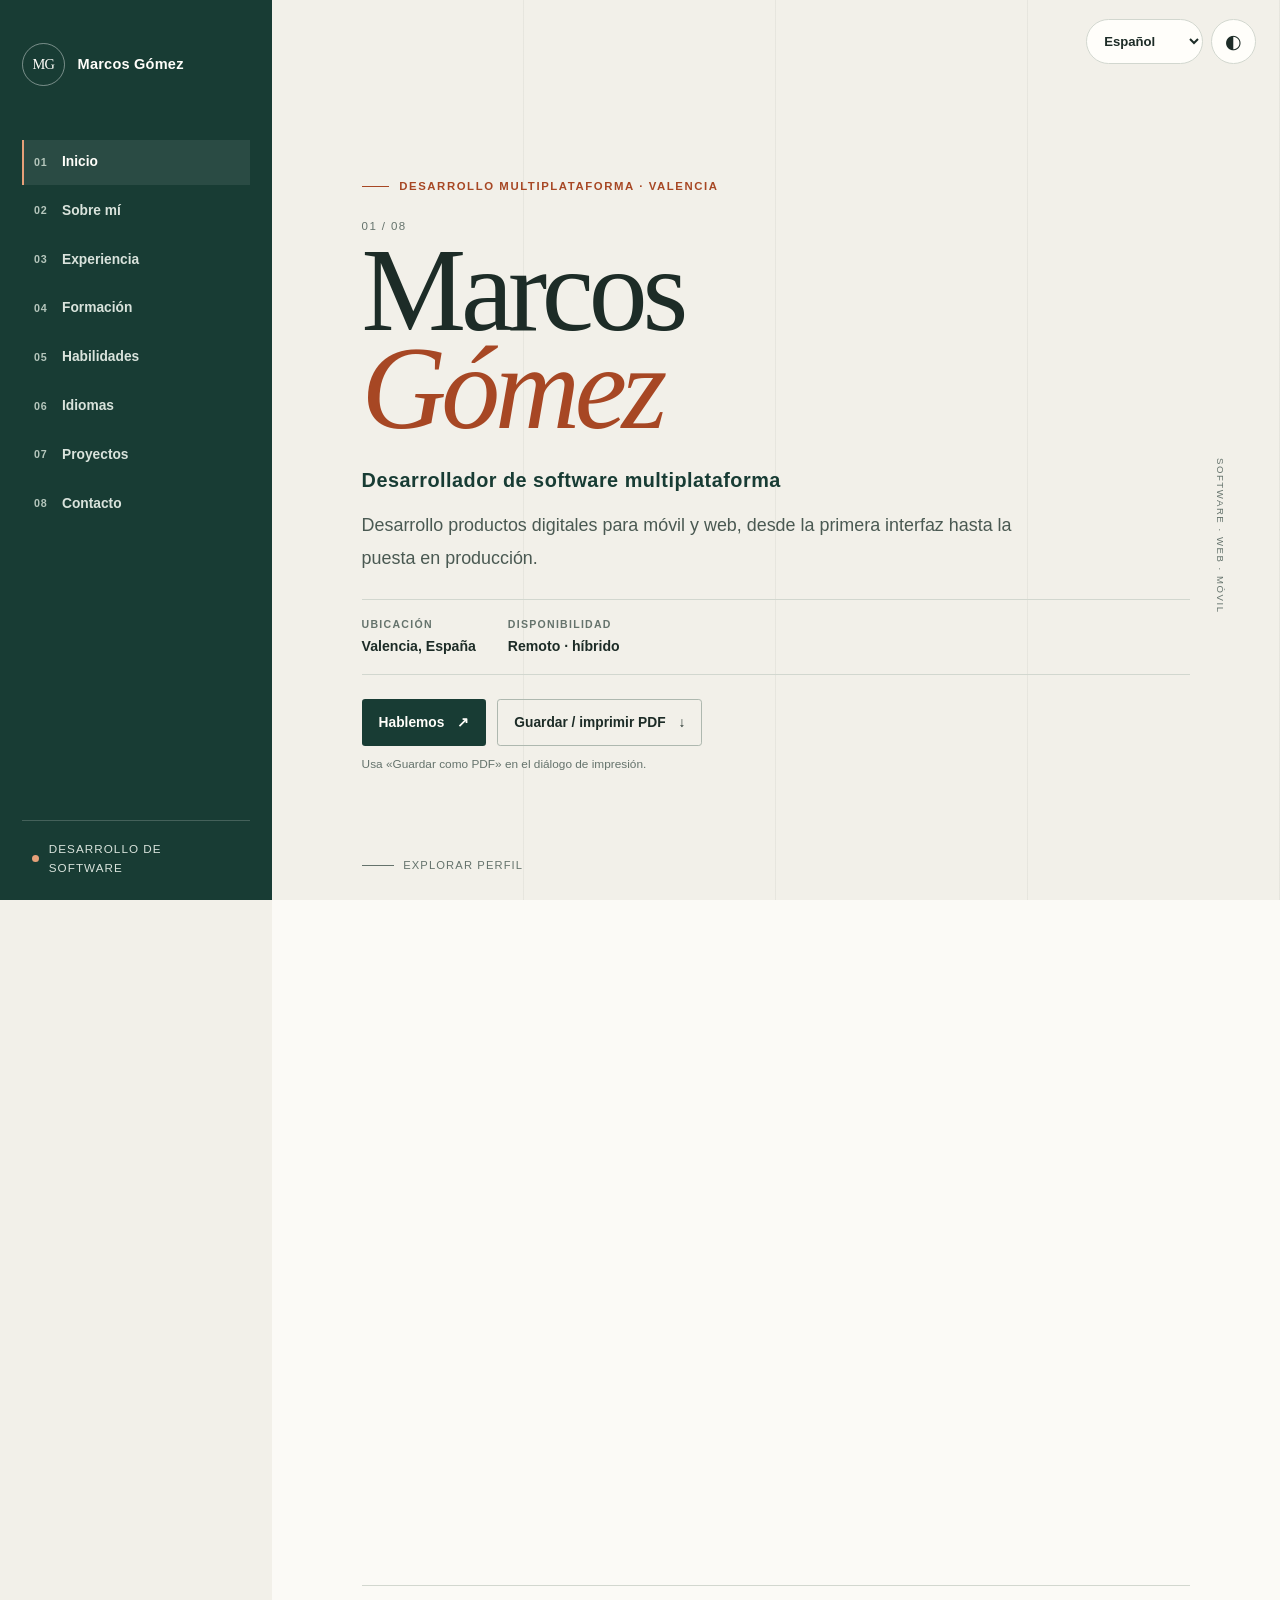
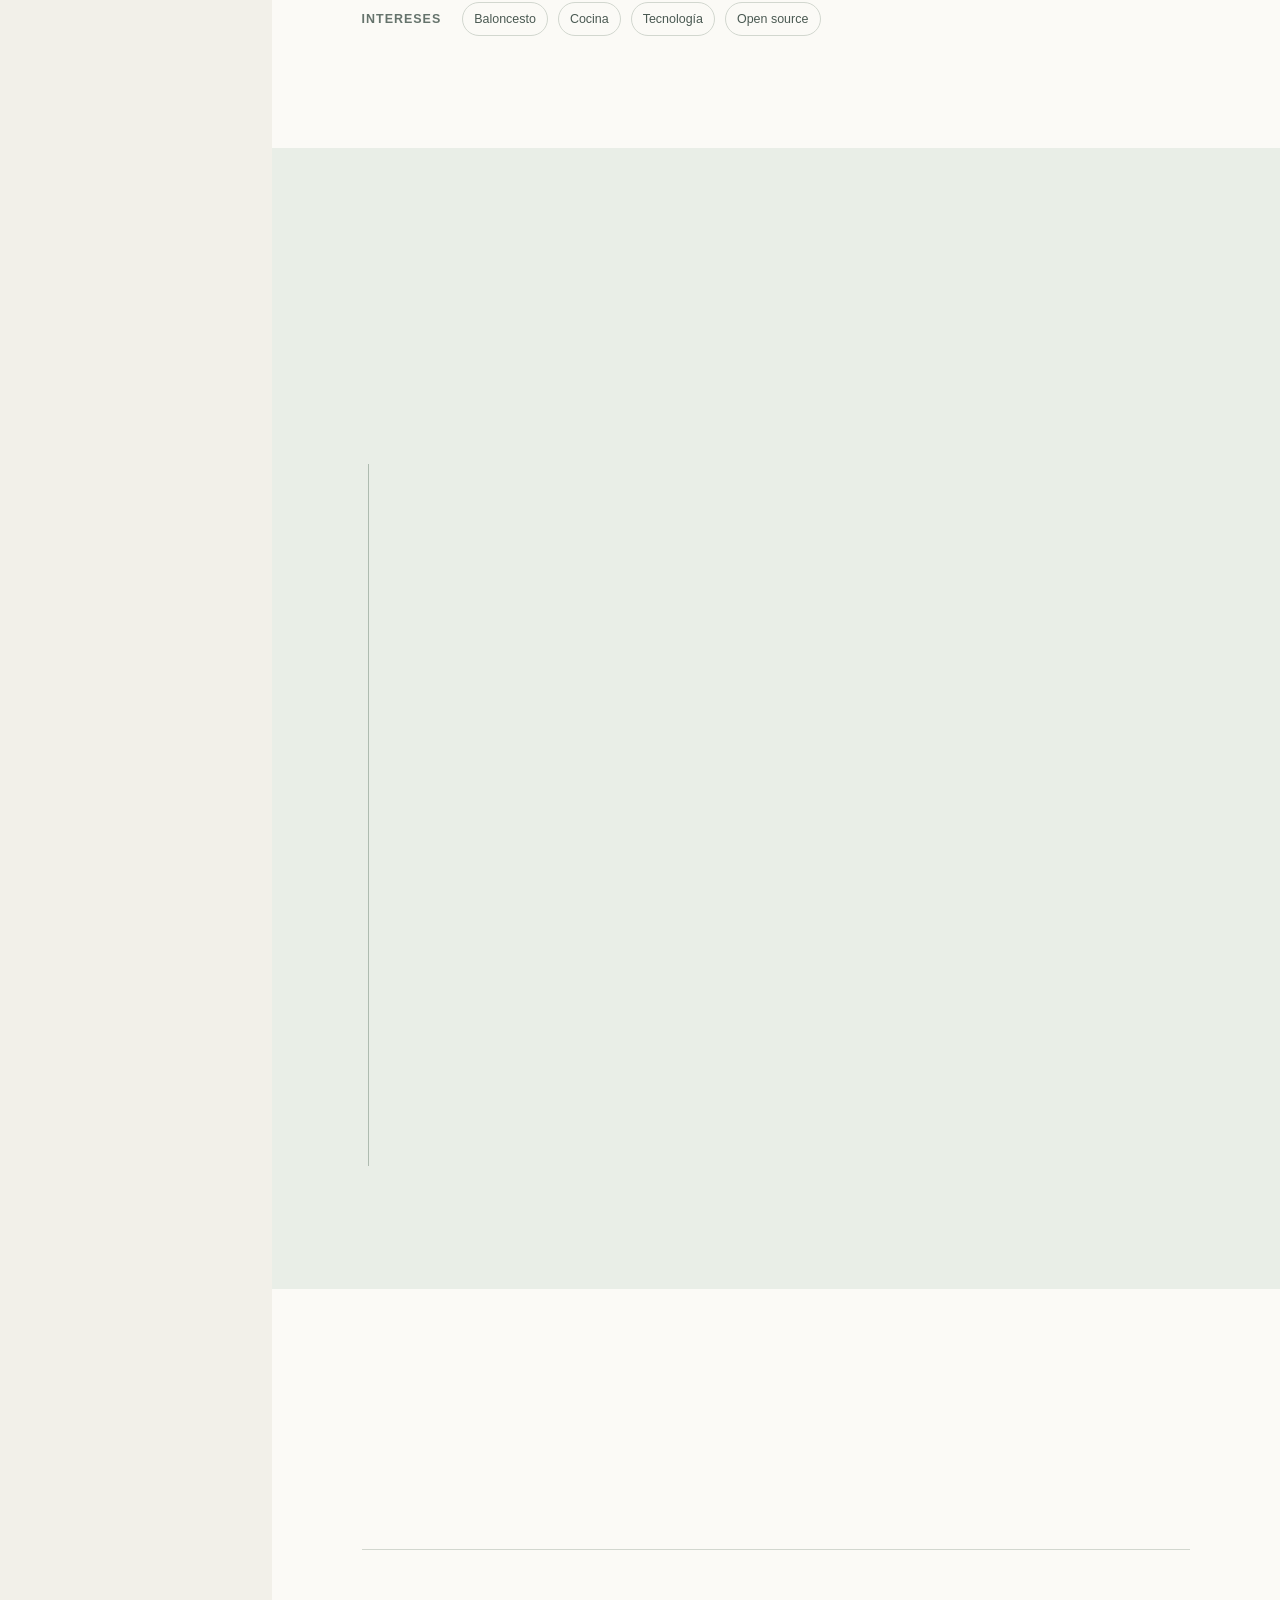
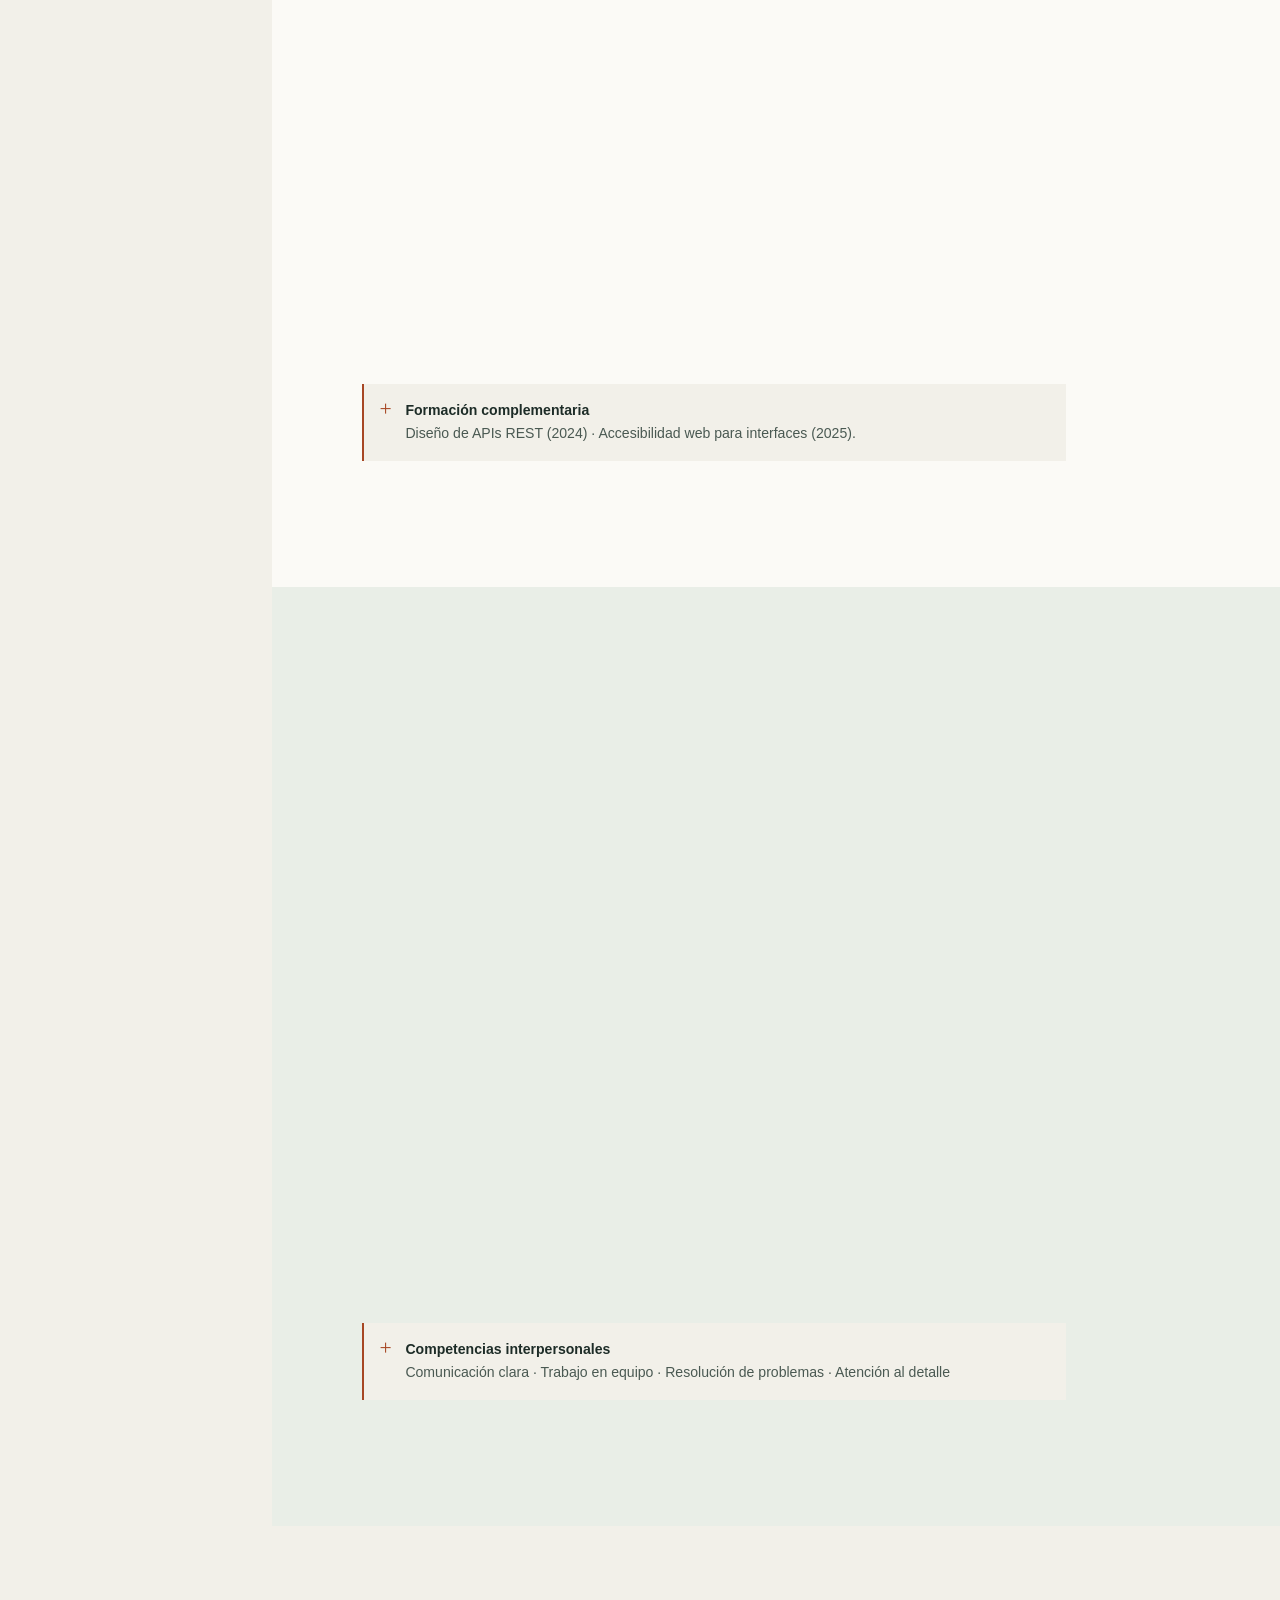
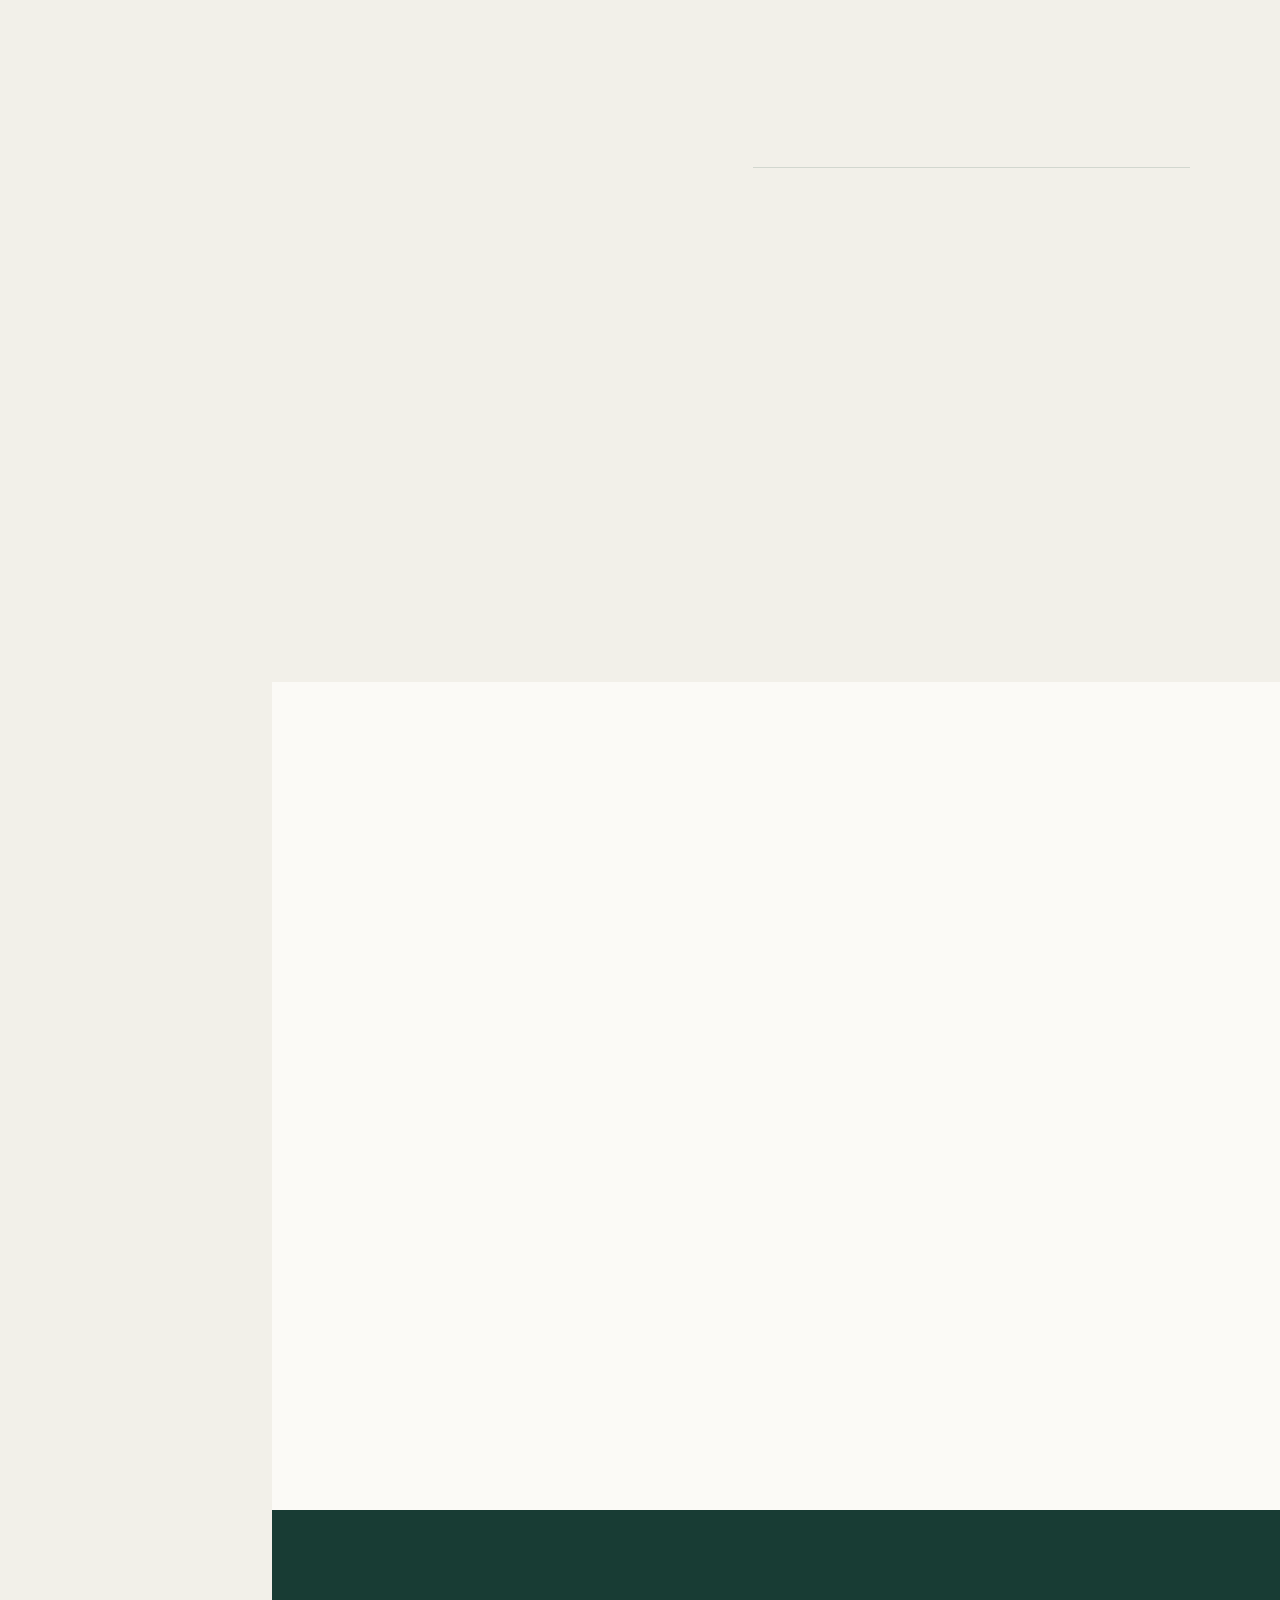
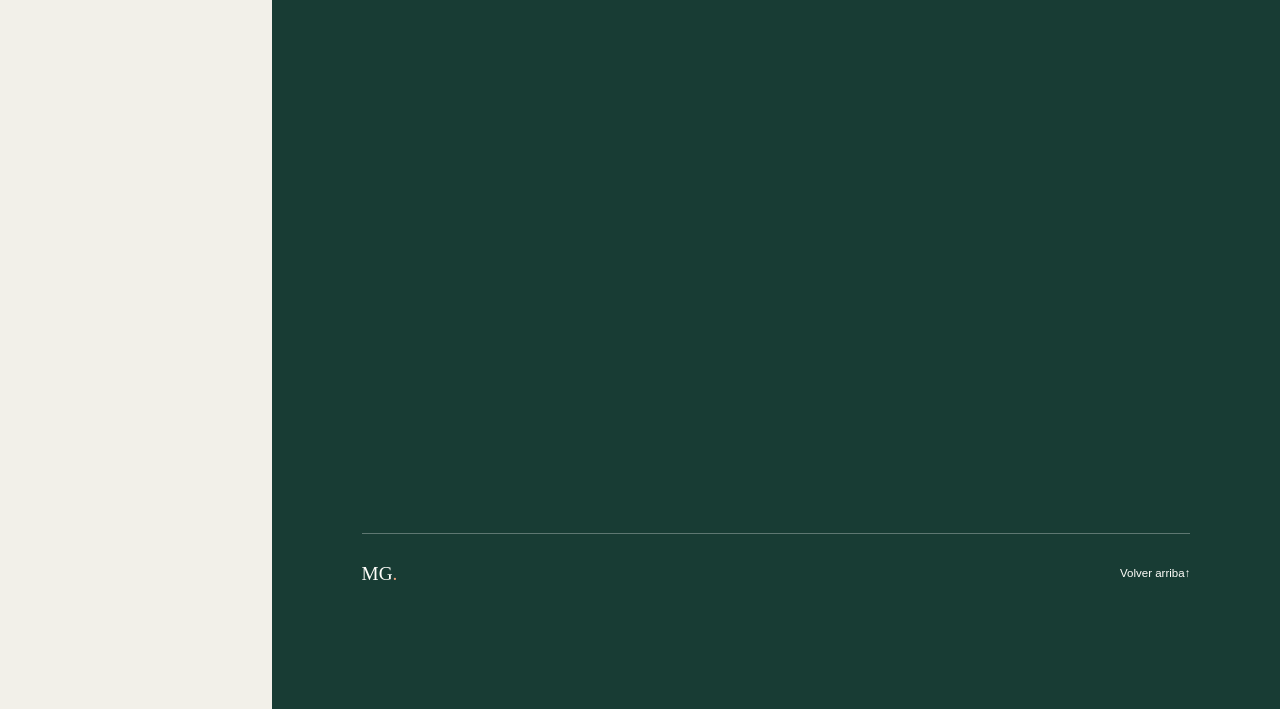
<file: index.html>
<!DOCTYPE html>
<html lang="es" data-theme="light">
<head>
    <meta charset="utf-8" />
    <meta name="viewport" content="width=device-width, initial-scale=1" />
    <meta http-equiv="Content-Security-Policy" content="default-src 'self'; base-uri 'self'; form-action 'self'; object-src 'none'; script-src 'self'; style-src 'self'; img-src 'self'; font-src 'self'; upgrade-insecure-requests" />
    <meta name="referrer" content="no-referrer" />
    <meta name="theme-color" content="#183c34" />
    <meta name="description" content="Marcos Gómez, desarrollador de software multiplataforma. Experiencia, formación, habilidades y proyectos." />
    <meta property="og:type" content="profile" />
    <meta property="og:title" content="Marcos Gómez — Desarrollo de software multiplataforma" />
    <meta property="og:description" content="Marcos Gómez — desarrollo de software multiplataforma. Experiencia, formación, habilidades y proyectos." />
    <title data-es="Marcos Gómez — Currículum profesional" data-en="Marcos Gómez — Professional résumé">Marcos Gómez — Currículum profesional</title>
    <link rel="icon" type="image/x-icon" href="assets/img/favicon.ico" />
    <link href="css/portfolio.css" rel="stylesheet" />
    <script src="js/scripts.js" defer></script>
</head>
<body>
    <progress class="reading-progress" id="readingProgress" max="100" value="0" aria-label="Progreso de lectura" data-aria-es="Progreso de lectura" data-aria-en="Reading progress"></progress>
    <a class="skip-link" href="#main-content" data-es="Saltar al contenido" data-en="Skip to content">Saltar al contenido</a>

    <div class="page-controls" role="group" aria-label="Preferencias de página" data-aria-es="Preferencias de página" data-aria-en="Page preferences">
        <label class="visually-hidden" for="langSelect" data-es="Idioma" data-en="Language">Idioma</label>
        <select id="langSelect" class="control-select" aria-label="Idioma">
            <option value="es">Español</option>
            <option value="en">English</option>
        </select>
        <button type="button" class="control-btn" id="themeToggle" aria-label="Cambiar tema de color" title="Cambiar tema de color" aria-pressed="false">
            <span class="theme-glyph" aria-hidden="true">◐</span>
        </button>
    </div>

    <nav class="site-nav" id="sideNav" aria-label="Navegación principal" data-aria-es="Navegación principal" data-aria-en="Main navigation">
        <a class="brand-mark" href="#inicio" aria-label="Marcos Gómez — inicio">
            <span class="brand-monogram" aria-hidden="true">MG</span>
            <span class="brand-name">Marcos Gómez</span>
        </a>
        <button class="navbar-toggler" type="button" aria-controls="navbarResponsive" aria-expanded="false" aria-label="Mostrar u ocultar navegación">
            <span class="navbar-toggler-icon" aria-hidden="true"></span>
        </button>
        <div class="nav-collapse" id="navbarResponsive">
            <ul class="nav-list">
                <li><a class="nav-link" href="#inicio"><span class="nav-index" aria-hidden="true">01</span><span data-es="Inicio" data-en="Home">Inicio</span></a></li>
                <li><a class="nav-link" href="#sobre-mi"><span class="nav-index" aria-hidden="true">02</span><span data-es="Sobre mí" data-en="About">Sobre mí</span></a></li>
                <li><a class="nav-link" href="#experiencia"><span class="nav-index" aria-hidden="true">03</span><span data-es="Experiencia" data-en="Experience">Experiencia</span></a></li>
                <li><a class="nav-link" href="#formacion"><span class="nav-index" aria-hidden="true">04</span><span data-es="Formación" data-en="Education">Formación</span></a></li>
                <li><a class="nav-link" href="#habilidades"><span class="nav-index" aria-hidden="true">05</span><span data-es="Habilidades" data-en="Skills">Habilidades</span></a></li>
                <li><a class="nav-link" href="#idiomas"><span class="nav-index" aria-hidden="true">06</span><span data-es="Idiomas" data-en="Languages">Idiomas</span></a></li>
                <li><a class="nav-link" href="#proyectos"><span class="nav-index" aria-hidden="true">07</span><span data-es="Proyectos" data-en="Projects">Proyectos</span></a></li>
                <li><a class="nav-link" href="#contacto"><span class="nav-index" aria-hidden="true">08</span><span data-es="Contacto" data-en="Contact">Contacto</span></a></li>
            </ul>
        </div>
        <p class="nav-note"><span class="status-dot" aria-hidden="true"></span><span data-es="Desarrollo de software" data-en="Software development">Desarrollo de software</span></p>
    </nav>

    <main id="main-content">
        <section class="cv-section hero-section" id="inicio" aria-labelledby="page-title">
            <div class="section-inner hero-layout">
                <div class="hero-copy reveal">
                    <p class="eyebrow"><span class="eyebrow-line" aria-hidden="true"></span><span data-es="Desarrollo multiplataforma · Valencia" data-en="Cross-platform development · Valencia">Desarrollo multiplataforma · Valencia</span></p>
                    <p class="hero-index" aria-hidden="true">01 / 08</p>
                    <h1 id="page-title">Marcos<br /><span>Gómez</span></h1>
                    <p class="hero-role" data-es="Desarrollador de software multiplataforma" data-en="Cross-platform software developer">Desarrollador de software multiplataforma</p>
                    <p class="hero-summary" data-es="Desarrollo productos digitales para móvil y web, desde la primera interfaz hasta la puesta en producción." data-en="I build digital products for mobile and web, from the first interface through to production.">Desarrollo productos digitales para móvil y web, desde la primera interfaz hasta la puesta en producción.</p>
                    <div class="hero-meta" aria-label="Información profesional" data-aria-es="Información profesional" data-aria-en="Professional information">
                        <span><span class="meta-label" data-es="Ubicación" data-en="Location">Ubicación</span><span data-es="Valencia, España" data-en="Valencia, Spain">Valencia, España</span></span>
                        <span><span class="meta-label" data-es="Disponibilidad" data-en="Availability">Disponibilidad</span><span data-es="Remoto · híbrido" data-en="Remote · hybrid">Remoto · híbrido</span></span>
                    </div>
                    <div class="hero-actions">
                        <a class="button button-primary" href="#contacto"><span data-es="Hablemos" data-en="Get in touch">Hablemos</span><span aria-hidden="true">↗</span></a>
                        <button class="button button-secondary" id="printCv" type="button"><span data-es="Guardar / imprimir PDF" data-en="Save / print PDF">Guardar / imprimir PDF</span><span aria-hidden="true">↓</span></button>
                    </div>
                    <p class="print-note" data-es="Usa «Guardar como PDF» en el diálogo de impresión." data-en="Choose “Save as PDF” in the print dialog.">Usa «Guardar como PDF» en el diálogo de impresión.</p>
                </div>
                <span class="hero-side-note" aria-hidden="true">SOFTWARE · WEB · MÓVIL</span>
            </div>
            <a class="scroll-cue" href="#sobre-mi"><span class="scroll-cue-line" aria-hidden="true"></span><span data-es="Explorar perfil" data-en="Explore profile">Explorar perfil</span></a>
        </section>

        <section class="cv-section about-section" id="sobre-mi" aria-labelledby="about-title">
            <div class="section-inner">
                <header class="section-heading reveal">
                    <p class="eyebrow"><span class="eyebrow-line" aria-hidden="true"></span><span data-es="02 / Perfil" data-en="02 / Profile">02 / Perfil</span></p>
                    <h2 id="about-title" data-es="Sobre mí" data-en="About me">Sobre mí</h2>
                </header>
                <div class="about-grid">
                    <p class="about-statement reveal" data-es="Tecnología útil, interfaces cuidadas y productos que resuelven problemas reales." data-en="Useful technology, thoughtful interfaces, and products that solve real problems.">Tecnología útil, interfaces cuidadas y productos que resuelven problemas reales.</p>
                    <div class="about-copy reveal">
                        <p data-es="Soy desarrollador multiplataforma con foco en aplicaciones móviles y experiencias web. Me gusta conectar diseño y código para que los productos sean claros, accesibles y fáciles de usar." data-en="I am a cross-platform developer focused on mobile applications and web experiences. I enjoy connecting design and code to make products clear, accessible, and easy to use.">Soy desarrollador multiplataforma con foco en aplicaciones móviles y experiencias web. Me gusta conectar diseño y código para que los productos sean claros, accesibles y fáciles de usar.</p>
                        <p data-es="Fuera del teclado, me encontrarás en una pista de baloncesto o probando una receta nueva. Mi objetivo es seguir creciendo en equipos que valoren la calidad técnica y el impacto del producto." data-en="Away from the keyboard, you will find me on a basketball court or trying a new recipe. My goal is to keep growing with teams that value technical quality and product impact.">Fuera del teclado, me encontrarás en una pista de baloncesto o probando una receta nueva. Mi objetivo es seguir creciendo en equipos que valoren la calidad técnica y el impacto del producto.</p>
                        <div class="editable-note">
                            <span class="note-index" aria-hidden="true">+</span>
                            <p><strong data-es="Mi propuesta de valor" data-en="My value proposition">Mi propuesta de valor</strong><br /><span data-es="Un perfil híbrido que combina desarrollo móvil, frontend y trabajo con datos." data-en="A hybrid profile combining mobile development, frontend, and data work.">Un perfil híbrido que combina desarrollo móvil, frontend y trabajo con datos.</span></p>
                        </div>
                    </div>
                </div>
                <div class="interest-strip" aria-label="Intereses personales" data-aria-es="Intereses personales" data-aria-en="Personal interests">
                    <span data-es="Intereses" data-en="Interests">Intereses</span>
                    <span data-es="Baloncesto" data-en="Basketball">Baloncesto</span>
                    <span data-es="Cocina" data-en="Cooking">Cocina</span>
                    <span data-es="Tecnología" data-en="Technology">Tecnología</span>
                    <span>Open source</span>
                </div>
            </div>
        </section>

        <section class="cv-section experience-section" id="experiencia" aria-labelledby="experience-title">
            <div class="section-inner">
                <header class="section-heading reveal">
                    <p class="eyebrow"><span class="eyebrow-line" aria-hidden="true"></span><span data-es="03 / Trayectoria profesional" data-en="03 / Career">03 / Trayectoria profesional</span></p>
                    <h2 id="experience-title" data-es="Experiencia" data-en="Experience">Experiencia</h2>
                    <p class="section-intro" data-es="Desarrollo móvil, frontend e integración de servicios." data-en="Mobile development, frontend, and service integration.">Desarrollo móvil, frontend e integración de servicios.</p>
                </header>
                <ol class="timeline">
                    <li class="timeline-item reveal">
                        <span class="timeline-marker" aria-hidden="true"></span>
                        <article class="experience-card">
                            <div class="experience-topline">
                                <span class="entry-period"><time datetime="2024-10">10.2024</time> — <span data-es="Actualidad" data-en="Present">Actualidad</span></span>
                                <span class="entry-count" aria-hidden="true">01</span>
                            </div>
                            <h3 data-es="Ingeniero de software multiplataforma" data-en="Cross-platform software engineer">Ingeniero de software multiplataforma</h3>
                            <p class="entry-company">Brújula Labs</p>
                            <p data-es="Desarrollo de una aplicación de logística para Android e iOS, integración de servicios REST y mejoras de rendimiento junto a diseño y producto." data-en="Built an Android and iOS logistics application, integrated REST services, and improved performance alongside design and product teams.">Desarrollo de una aplicación de logística para Android e iOS, integración de servicios REST y mejoras de rendimiento junto a diseño y producto.</p>
                            <ul class="tag-list" aria-label="Tecnologías utilizadas" data-aria-es="Tecnologías utilizadas" data-aria-en="Technologies used">
                                <li>Flutter</li><li>Kotlin</li><li>REST API</li><li>PostgreSQL</li>
                            </ul>
                            <p class="achievement-placeholder"><strong data-es="Logros" data-en="Achievements">Logros</strong><span data-es="Reduje un 32 % el tiempo medio de inicio y un 18 % los errores de sincronización." data-en="Reduced average startup time by 32% and synchronization errors by 18%.">Reduje un 32 % el tiempo medio de inicio y un 18 % los errores de sincronización.</span></p>
                        </article>
                    </li>
                    <li class="timeline-item reveal">
                        <span class="timeline-marker" aria-hidden="true"></span>
                        <article class="experience-card">
                            <div class="experience-topline">
                                <span class="entry-period"><time datetime="2022-01">01.2022</time> — <time datetime="2024-09">09.2024</time></span>
                                <span class="entry-count" aria-hidden="true">02</span>
                            </div>
                            <h3 data-es="Desarrollador frontend" data-en="Frontend developer">Desarrollador frontend</h3>
                            <p class="entry-company">Estudio Norte</p>
                            <p data-es="Implementación de páginas responsive y componentes reutilizables con React. Colaboración con diseño en accesibilidad, pruebas y consistencia visual." data-en="Built responsive pages and reusable React components. Partnered with design on accessibility, testing, and visual consistency.">Implementación de páginas responsive y componentes reutilizables con React. Colaboración con diseño en accesibilidad, pruebas y consistencia visual.</p>
                            <ul class="tag-list" aria-label="Tecnologías utilizadas" data-aria-es="Tecnologías utilizadas" data-aria-en="Technologies used">
                                <li>JavaScript</li><li>React</li><li>HTML</li><li>CSS</li>
                            </ul>
                            <p class="achievement-placeholder"><strong data-es="Logros" data-en="Achievements">Logros</strong><span data-es="Un sistema de componentes para 4 productos y un 25 % menos de incidencias visuales." data-en="A shared component system for 4 products and 25% fewer visual regressions.">Un sistema de componentes para 4 productos y un 25 % menos de incidencias visuales.</span></p>
                        </article>
                    </li>
                </ol>
            </div>
        </section>

        <section class="cv-section education-section" id="formacion" aria-labelledby="education-title">
            <div class="section-inner">
                <header class="section-heading reveal">
                    <p class="eyebrow"><span class="eyebrow-line" aria-hidden="true"></span><span data-es="04 / Formación" data-en="04 / Education">04 / Formación</span></p>
                    <h2 id="education-title" data-es="Formación académica" data-en="Education">Formación académica</h2>
                </header>
                <div class="education-list">
                    <article class="education-entry reveal">
                        <span class="education-number" aria-hidden="true">01</span>
                        <div>
                            <p class="entry-period"><time datetime="2022-09">09.2022</time> — <time datetime="2024-06">06.2024</time></p>
                            <h3 data-es="Técnico Superior en Desarrollo de Aplicaciones Multiplataforma" data-en="Higher Technician in Multiplatform Application Development">Técnico Superior en Desarrollo de Aplicaciones Multiplataforma</h3>
                            <p class="entry-company">Centro Formativo Levante</p>
                            <p data-es="Especialización en desarrollo móvil, persistencia de datos y programación orientada a objetos." data-en="Focus on mobile development, data persistence, and object-oriented programming.">Especialización en desarrollo móvil, persistencia de datos y programación orientada a objetos.</p>
                        </div>
                    </article>
                    <article class="education-entry reveal">
                        <span class="education-number" aria-hidden="true">02</span>
                        <div>
                            <p class="entry-period"><time datetime="2018-09">09.2018</time> — <time datetime="2022-06">06.2022</time></p>
                            <h3 data-es="Grado en Ingeniería del Software" data-en="BSc in Software Engineering">Grado en Ingeniería del Software</h3>
                            <p class="entry-company">Universidad Metropolitana de Valencia</p>
                            <p data-es="Formación en arquitectura de sistemas, estructuras de datos, algoritmos y ciclo de vida del software." data-en="Coursework in systems architecture, data structures, algorithms, and the software lifecycle.">Formación en arquitectura de sistemas, estructuras de datos, algoritmos y ciclo de vida del software.</p>
                        </div>
                    </article>
                </div>
                <p class="editable-note education-note"><span class="note-index" aria-hidden="true">+</span><span><strong data-es="Formación complementaria" data-en="Additional learning">Formación complementaria</strong><br /><span data-es="Diseño de APIs REST (2024) · Accesibilidad web para interfaces (2025)." data-en="REST API design (2024) · Web accessibility for interfaces (2025).">Diseño de APIs REST (2024) · Accesibilidad web para interfaces (2025).</span></span></p>
            </div>
        </section>

        <section class="cv-section skills-section" id="habilidades" aria-labelledby="skills-title">
            <div class="section-inner">
                <header class="section-heading reveal">
                    <p class="eyebrow"><span class="eyebrow-line" aria-hidden="true"></span><span data-es="05 / Caja de herramientas" data-en="05 / Toolkit">05 / Caja de herramientas</span></p>
                    <h2 id="skills-title" data-es="Habilidades" data-en="Skills">Habilidades</h2>
                    <p class="section-intro" data-es="Tecnologías, prácticas y competencias profesionales." data-en="Technologies, practices, and professional skills.">Tecnologías, prácticas y competencias profesionales.</p>
                </header>
                <div class="skills-grid">
                    <article class="skill-card reveal">
                        <span class="skill-card-index">01</span>
                        <h3 data-es="Desarrollo de software" data-en="Software development">Desarrollo de software</h3>
                        <ul class="tag-list"><li>Java</li><li>Kotlin</li><li>JavaScript</li><li>Flutter</li></ul>
                    </article>
                    <article class="skill-card reveal">
                        <span class="skill-card-index">02</span>
                        <h3 data-es="Web y herramientas digitales" data-en="Web and digital tools">Web y herramientas digitales</h3>
                        <ul class="tag-list"><li>React</li><li>Node.js</li><li>HTML</li><li>CSS</li><li>Git</li><li>Docker</li></ul>
                    </article>
                    <article class="skill-card reveal">
                        <span class="skill-card-index">03</span>
                        <h3 data-es="Datos e integración" data-en="Data and integration">Datos e integración</h3>
                        <ul class="tag-list"><li>PostgreSQL</li><li>Firebase</li><li data-es="APIs REST" data-en="REST APIs">APIs REST</li><li data-es="Bases de datos NoSQL" data-en="NoSQL databases">Bases de datos NoSQL</li></ul>
                    </article>
                    <article class="skill-card reveal">
                        <span class="skill-card-index">04</span>
                        <h3 data-es="Prácticas profesionales" data-en="Professional practices">Prácticas profesionales</h3>
                        <ul class="tag-list"><li>Clean Architecture</li><li>CI/CD</li><li>Scrum</li><li>Kanban</li><li>Mobile-first</li></ul>
                    </article>
                </div>
                <p class="editable-note"><span class="note-index" aria-hidden="true">+</span><span><strong data-es="Competencias interpersonales" data-en="Interpersonal skills">Competencias interpersonales</strong><br /><span data-es="Comunicación clara · Trabajo en equipo · Resolución de problemas · Atención al detalle" data-en="Clear communication · Teamwork · Problem solving · Attention to detail">Comunicación clara · Trabajo en equipo · Resolución de problemas · Atención al detalle</span></span></p>
            </div>
        </section>

        <section class="cv-section languages-section" id="idiomas" aria-labelledby="languages-title">
            <div class="section-inner languages-layout">
                <header class="section-heading reveal">
                    <p class="eyebrow"><span class="eyebrow-line" aria-hidden="true"></span><span data-es="06 / Comunicación" data-en="06 / Communication">06 / Comunicación</span></p>
                    <h2 id="languages-title" data-es="Idiomas" data-en="Languages">Idiomas</h2>
                    <p class="section-intro" data-es="Idiomas y nivel de comunicación profesional." data-en="Languages and professional communication levels.">Idiomas y nivel de comunicación profesional.</p>
                </header>
                <div class="language-list">
                    <article class="language-entry reveal">
                        <span class="language-code" aria-hidden="true">01</span>
                        <h3 data-es="Español" data-en="Spanish">Español</h3>
                        <p><span data-es="Nivel" data-en="Level">Nivel</span><span class="language-level" data-es="Nativo" data-en="Native">Nativo</span></p>
                        <p><span data-es="Certificación" data-en="Certification">Certificación</span><span class="language-level" data-es="No declarada" data-en="Not listed">No declarada</span></p>
                    </article>
                    <article class="language-entry reveal">
                        <span class="language-code" aria-hidden="true">02</span>
                        <h3 data-es="Inglés" data-en="English">Inglés</h3>
                        <p><span data-es="Nivel" data-en="Level">Nivel</span><span class="language-level">B2</span></p>
                        <p><span data-es="Certificación" data-en="Certification">Certificación</span><span class="language-level" data-es="No declarada" data-en="Not listed">No declarada</span></p>
                    </article>
                </div>
            </div>
        </section>

        <section class="cv-section projects-section" id="proyectos" aria-labelledby="projects-title">
            <div class="section-inner">
                <header class="section-heading reveal">
                    <p class="eyebrow"><span class="eyebrow-line" aria-hidden="true"></span><span data-es="07 / Selección" data-en="07 / Selected work">07 / Selección</span></p>
                    <h2 id="projects-title" data-es="Proyectos" data-en="Projects">Proyectos</h2>
                </header>
                <div class="project-grid">
                    <article class="project-card reveal">
                        <p class="project-index">01 <span> / MOBILE</span></p>
                        <h3>BasketStat Tracker</h3>
                        <p data-es="App multiplataforma para registrar estadísticas en directo y consultar el rendimiento de cada jugador." data-en="Cross-platform app to track live game statistics and review player performance.">App multiplataforma para registrar estadísticas en directo y consultar el rendimiento de cada jugador.</p>
                        <ul class="tag-list"><li>Flutter</li><li>Firebase</li></ul>
                    </article>
                    <article class="project-card reveal">
                        <p class="project-index">02 <span> / WEB + MOBILE</span></p>
                        <h3>ChefBook</h3>
                        <p data-es="App web para guardar recetas, planificar el menú semanal y preparar automáticamente la lista de la compra." data-en="Web app to save recipes, plan weekly meals, and generate a shopping list.">App web para guardar recetas, planificar el menú semanal y preparar automáticamente la lista de la compra.</p>
                        <ul class="tag-list"><li>React</li><li>Node.js</li></ul>
                    </article>
                    <article class="project-card project-card-wide reveal">
                        <p class="project-index">03 <span> / OPEN SOURCE</span></p>
                        <div>
                            <h3 data-es="Pulse API" data-en="Pulse API">Pulse API</h3>
                            <p data-es="Microservicio para exponer métricas de actividad mediante una API REST documentada." data-en="Microservice exposing activity metrics through a documented REST API.">Microservicio para exponer métricas de actividad mediante una API REST documentada.</p>
                        </div>
                    </article>
                </div>
            </div>
        </section>

        <section class="cv-section contact-section" id="contacto" aria-labelledby="contact-title">
            <div class="section-inner contact-layout">
                <div class="contact-copy reveal">
                    <p class="eyebrow"><span class="eyebrow-line" aria-hidden="true"></span><span data-es="08 / Siguiente paso" data-en="08 / Next step">08 / Siguiente paso</span></p>
                    <h2 id="contact-title"><span data-es="Hagamos algo" data-en="Let's build">Hagamos algo</span><br /><span data-es="que importe." data-en="something meaningful.">que importe.</span></h2>
                    <p class="contact-intro" data-es="¿Tienes un proyecto en mente o quieres hablar de una oportunidad? Escríbeme y seguimos la conversación." data-en="Have a project in mind or want to discuss an opportunity? Send a note and let's talk.">¿Tienes un proyecto en mente o quieres hablar de una oportunidad? Escríbeme y seguimos la conversación.</p>
                    <a class="button button-light" href="mailto:marcos.gomez@example.com"><span data-es="Escríbeme por correo" data-en="Email me">Escríbeme por correo</span><span aria-hidden="true">↗</span></a>
                </div>
                <div class="contact-details reveal">
                    <div class="contact-row">
                        <span class="contact-label" data-es="Correo" data-en="Email">Correo</span>
                        <a href="mailto:marcos.gomez@example.com">marcos.gomez@example.com</a>
                    </div>
                    <div class="contact-row">
                        <span class="contact-label" data-es="Teléfono" data-en="Phone">Teléfono</span>
                        <a href="tel:+34653232854">+34 653 23 28 54</a>
                    </div>
                    <div class="contact-row">
                        <span class="contact-label" data-es="Ubicación" data-en="Location">Ubicación</span>
                        <span data-es="Valencia, España" data-en="Valencia, Spain">Valencia, España</span>
                    </div>
                </div>
                <footer class="site-footer">
                    <span>MG<span class="footer-dot">.</span></span>
                    <a href="#inicio"><span data-es="Volver arriba" data-en="Back to top">Volver arriba</span> ↑</a>
                </footer>
            </div>
        </section>
    </main>

    <button class="back-to-top" id="backToTop" type="button" aria-label="Volver al principio" title="Volver al principio" data-aria-es="Volver al principio" data-aria-en="Back to top" hidden>
        <span aria-hidden="true">↑</span>
    </button>
</body>
</html>
</file>
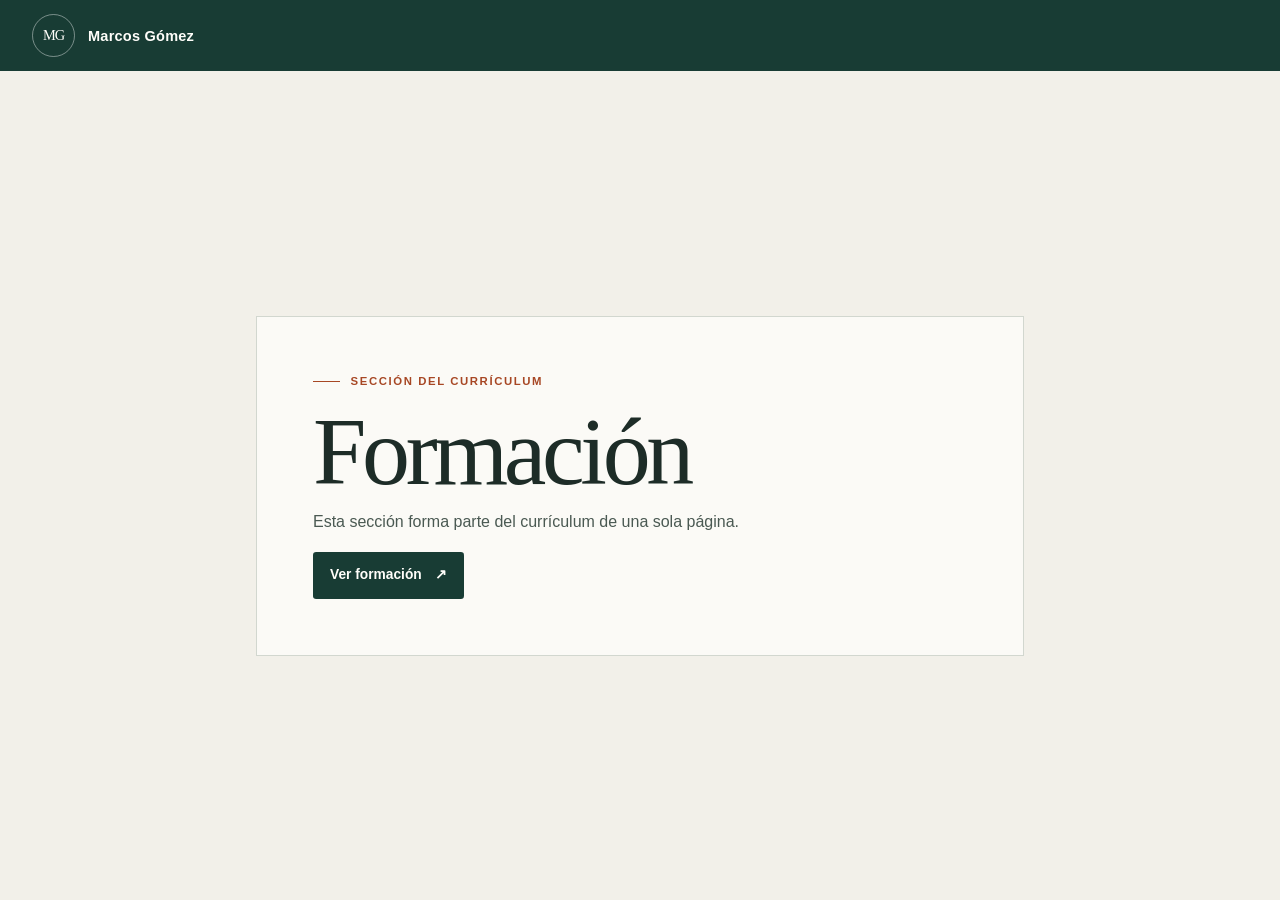
<file: education.html>
<!DOCTYPE html>
<html lang="es" data-theme="light">
<head>
    <meta charset="utf-8" />
    <meta name="viewport" content="width=device-width, initial-scale=1" />
    <meta http-equiv="Content-Security-Policy" content="default-src 'self'; base-uri 'self'; form-action 'self'; object-src 'none'; script-src 'self'; style-src 'self'; img-src 'self'; font-src 'self'; upgrade-insecure-requests" />
    <meta name="referrer" content="no-referrer" />
    <meta name="description" content="Formación académica de Marcos Gómez. Consulta la sección en su currículum web." />
    <title data-es="Formación | Marcos Gómez" data-en="Education | Marcos Gómez">Formación | Marcos Gómez</title>
    <link rel="icon" type="image/x-icon" href="assets/img/favicon.ico" />
    <link href="css/portfolio.css" rel="stylesheet" />
    <script src="js/scripts.js" defer></script>
</head>
<body class="legacy-page">
    <a class="skip-link" href="#main-content" data-es="Saltar al contenido" data-en="Skip to content">Saltar al contenido</a>
    <header class="legacy-header">
        <a class="brand-mark" href="index.html"><span class="brand-monogram" aria-hidden="true">MG</span><span class="brand-name">Marcos Gómez</span></a>
    </header>
    <main class="legacy-message" id="main-content">
        <div>
            <p class="eyebrow"><span class="eyebrow-line" aria-hidden="true"></span><span data-es="Sección del currículum" data-en="Résumé section">Sección del currículum</span></p>
            <h1 data-es="Formación" data-en="Education">Formación</h1>
            <p data-es="Esta sección forma parte del currículum de una sola página." data-en="This section is part of the one-page résumé.">Esta sección forma parte del currículum de una sola página.</p>
            <a class="button button-primary" href="index.html#formacion"><span data-es="Ver formación" data-en="View education">Ver formación</span><span aria-hidden="true">↗</span></a>
        </div>
    </main>
</body>
</html>
</file>
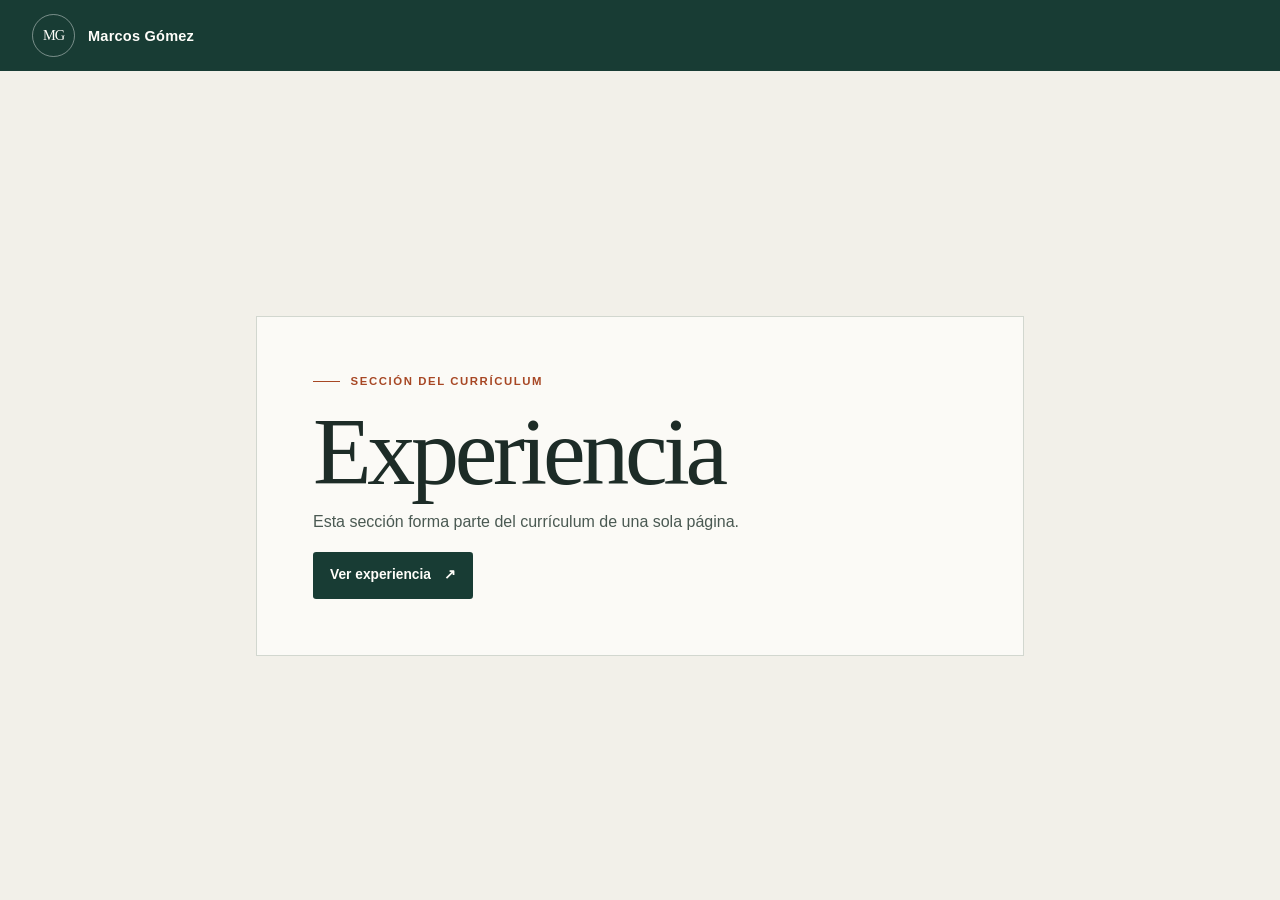
<file: experience.html>
<!DOCTYPE html>
<html lang="es" data-theme="light">
<head>
    <meta charset="utf-8" />
    <meta name="viewport" content="width=device-width, initial-scale=1" />
    <meta http-equiv="Content-Security-Policy" content="default-src 'self'; base-uri 'self'; form-action 'self'; object-src 'none'; script-src 'self'; style-src 'self'; img-src 'self'; font-src 'self'; upgrade-insecure-requests" />
    <meta name="referrer" content="no-referrer" />
    <meta name="description" content="Experiencia profesional de Marcos Gómez. Consulta la sección en su currículum web." />
    <title data-es="Experiencia | Marcos Gómez" data-en="Experience | Marcos Gómez">Experiencia | Marcos Gómez</title>
    <link rel="icon" type="image/x-icon" href="assets/img/favicon.ico" />
    <link href="css/portfolio.css" rel="stylesheet" />
    <script src="js/scripts.js" defer></script>
</head>
<body class="legacy-page">
    <a class="skip-link" href="#main-content" data-es="Saltar al contenido" data-en="Skip to content">Saltar al contenido</a>
    <header class="legacy-header">
        <a class="brand-mark" href="index.html"><span class="brand-monogram" aria-hidden="true">MG</span><span class="brand-name">Marcos Gómez</span></a>
    </header>
    <main class="legacy-message" id="main-content">
        <div>
            <p class="eyebrow"><span class="eyebrow-line" aria-hidden="true"></span><span data-es="Sección del currículum" data-en="Résumé section">Sección del currículum</span></p>
            <h1 data-es="Experiencia" data-en="Experience">Experiencia</h1>
            <p data-es="Esta sección forma parte del currículum de una sola página." data-en="This section is part of the one-page résumé.">Esta sección forma parte del currículum de una sola página.</p>
            <a class="button button-primary" href="index.html#experiencia"><span data-es="Ver experiencia" data-en="View experience">Ver experiencia</span><span aria-hidden="true">↗</span></a>
        </div>
    </main>
</body>
</html>
</file>
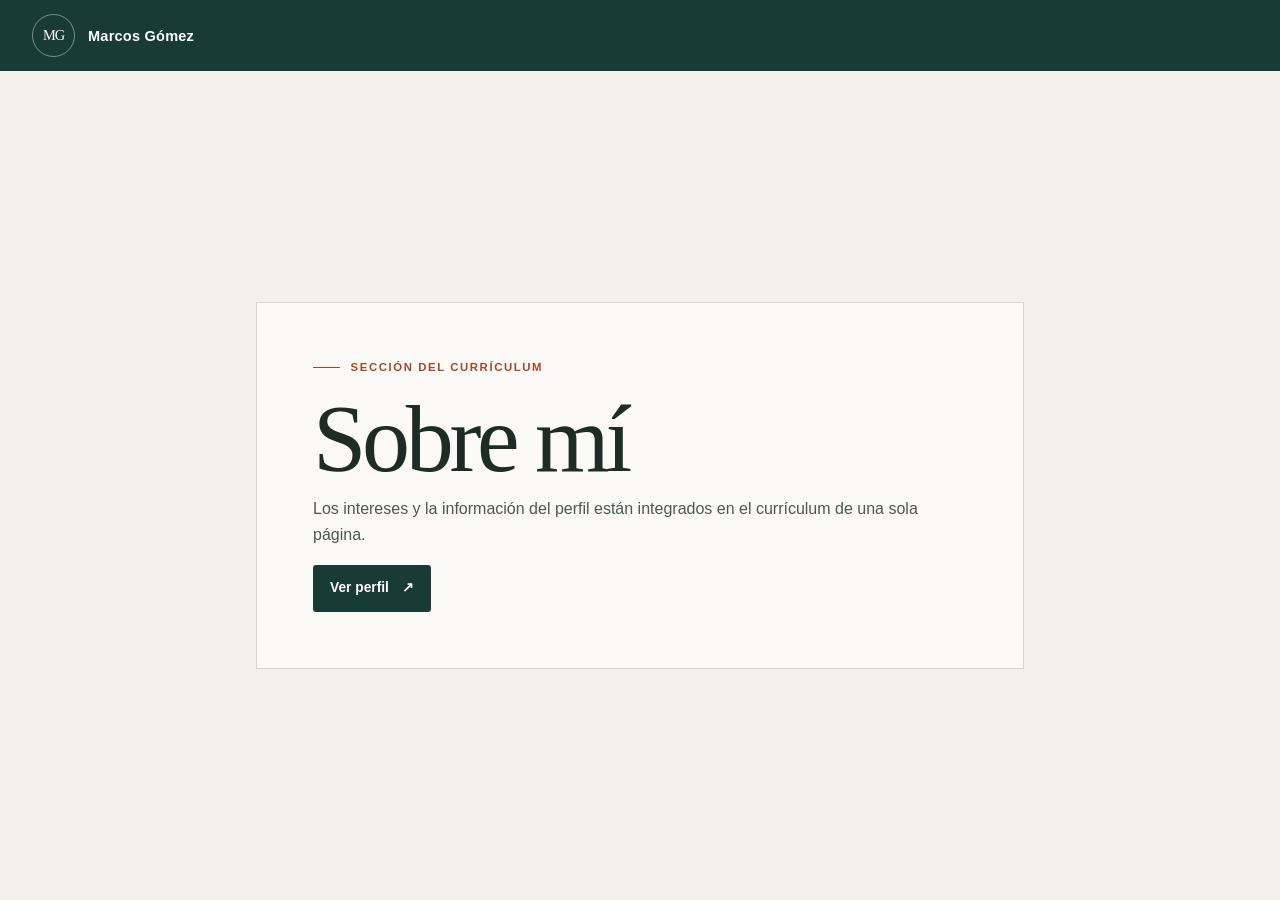
<file: interests.html>
<!DOCTYPE html>
<html lang="es" data-theme="light">
<head>
    <meta charset="utf-8" />
    <meta name="viewport" content="width=device-width, initial-scale=1" />
    <meta http-equiv="Content-Security-Policy" content="default-src 'self'; base-uri 'self'; form-action 'self'; object-src 'none'; script-src 'self'; style-src 'self'; img-src 'self'; font-src 'self'; upgrade-insecure-requests" />
    <meta name="referrer" content="no-referrer" />
    <meta name="description" content="Perfil e intereses de Marcos Gómez. Consulta la sección en su currículum web." />
    <title data-es="Intereses | Marcos Gómez" data-en="Interests | Marcos Gómez">Intereses | Marcos Gómez</title>
    <link rel="icon" type="image/x-icon" href="assets/img/favicon.ico" />
    <link href="css/portfolio.css" rel="stylesheet" />
    <script src="js/scripts.js" defer></script>
</head>
<body class="legacy-page">
    <a class="skip-link" href="#main-content" data-es="Saltar al contenido" data-en="Skip to content">Saltar al contenido</a>
    <header class="legacy-header">
        <a class="brand-mark" href="index.html"><span class="brand-monogram" aria-hidden="true">MG</span><span class="brand-name">Marcos Gómez</span></a>
    </header>
    <main class="legacy-message" id="main-content">
        <div>
            <p class="eyebrow"><span class="eyebrow-line" aria-hidden="true"></span><span data-es="Sección del currículum" data-en="Résumé section">Sección del currículum</span></p>
            <h1 data-es="Sobre mí" data-en="About me">Sobre mí</h1>
            <p data-es="Los intereses y la información del perfil están integrados en el currículum de una sola página." data-en="Interests and profile information are part of the one-page résumé.">Los intereses y la información del perfil están integrados en el currículum de una sola página.</p>
            <a class="button button-primary" href="index.html#sobre-mi"><span data-es="Ver perfil" data-en="View profile">Ver perfil</span><span aria-hidden="true">↗</span></a>
        </div>
    </main>
</body>
</html>
</file>
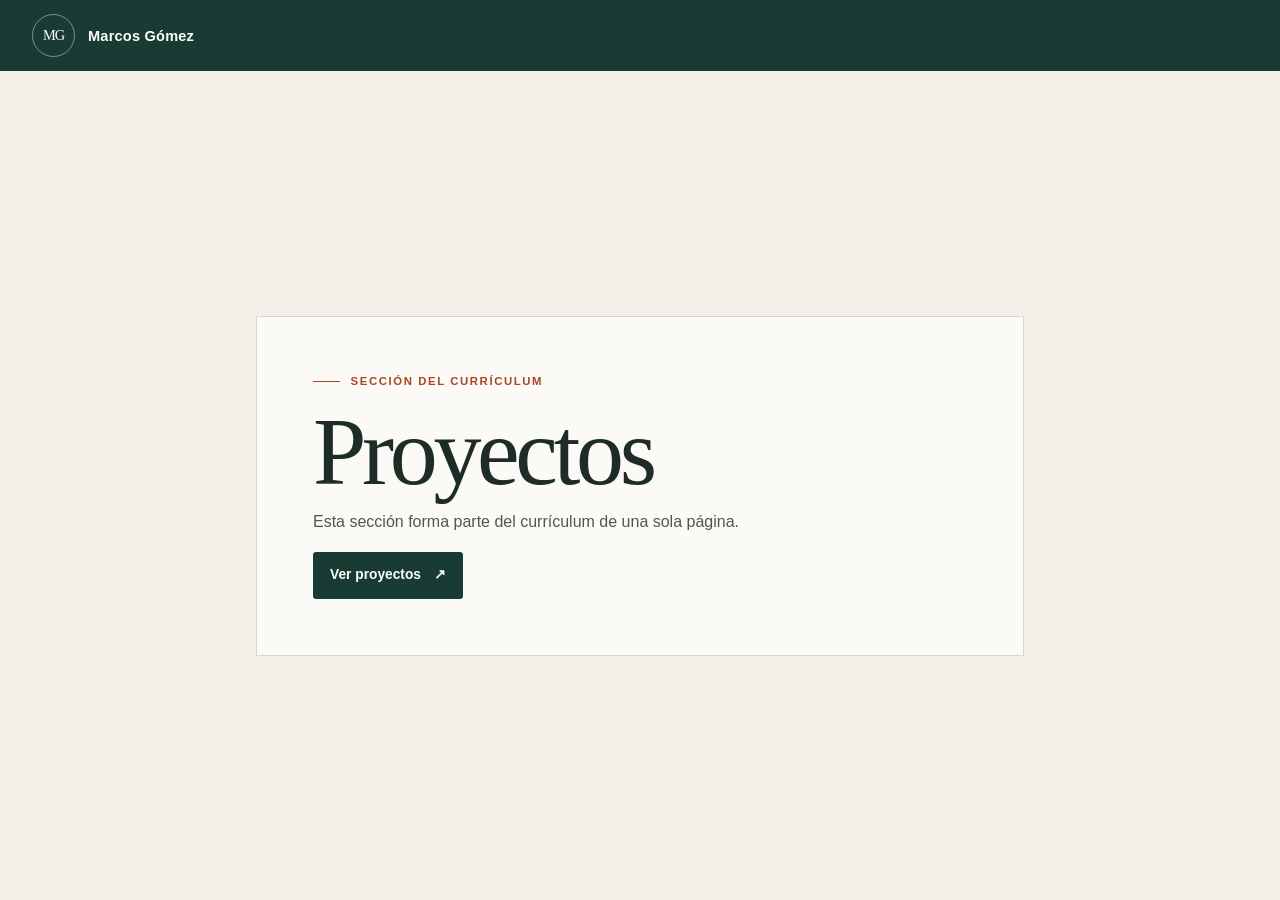
<file: projects.html>
<!DOCTYPE html>
<html lang="es" data-theme="light">
<head>
    <meta charset="utf-8" />
    <meta name="viewport" content="width=device-width, initial-scale=1" />
    <meta http-equiv="Content-Security-Policy" content="default-src 'self'; base-uri 'self'; form-action 'self'; object-src 'none'; script-src 'self'; style-src 'self'; img-src 'self'; font-src 'self'; upgrade-insecure-requests" />
    <meta name="referrer" content="no-referrer" />
    <meta name="description" content="Proyectos de Marcos Gómez. Consulta la sección en su currículum web." />
    <title data-es="Proyectos | Marcos Gómez" data-en="Projects | Marcos Gómez">Proyectos | Marcos Gómez</title>
    <link rel="icon" type="image/x-icon" href="assets/img/favicon.ico" />
    <link href="css/portfolio.css" rel="stylesheet" />
    <script src="js/scripts.js" defer></script>
</head>
<body class="legacy-page">
    <a class="skip-link" href="#main-content" data-es="Saltar al contenido" data-en="Skip to content">Saltar al contenido</a>
    <header class="legacy-header">
        <a class="brand-mark" href="index.html"><span class="brand-monogram" aria-hidden="true">MG</span><span class="brand-name">Marcos Gómez</span></a>
    </header>
    <main class="legacy-message" id="main-content">
        <div>
            <p class="eyebrow"><span class="eyebrow-line" aria-hidden="true"></span><span data-es="Sección del currículum" data-en="Résumé section">Sección del currículum</span></p>
            <h1 data-es="Proyectos" data-en="Projects">Proyectos</h1>
            <p data-es="Esta sección forma parte del currículum de una sola página." data-en="This section is part of the one-page résumé.">Esta sección forma parte del currículum de una sola página.</p>
            <a class="button button-primary" href="index.html#proyectos"><span data-es="Ver proyectos" data-en="View projects">Ver proyectos</span><span aria-hidden="true">↗</span></a>
        </div>
    </main>
</body>
</html>
</file>
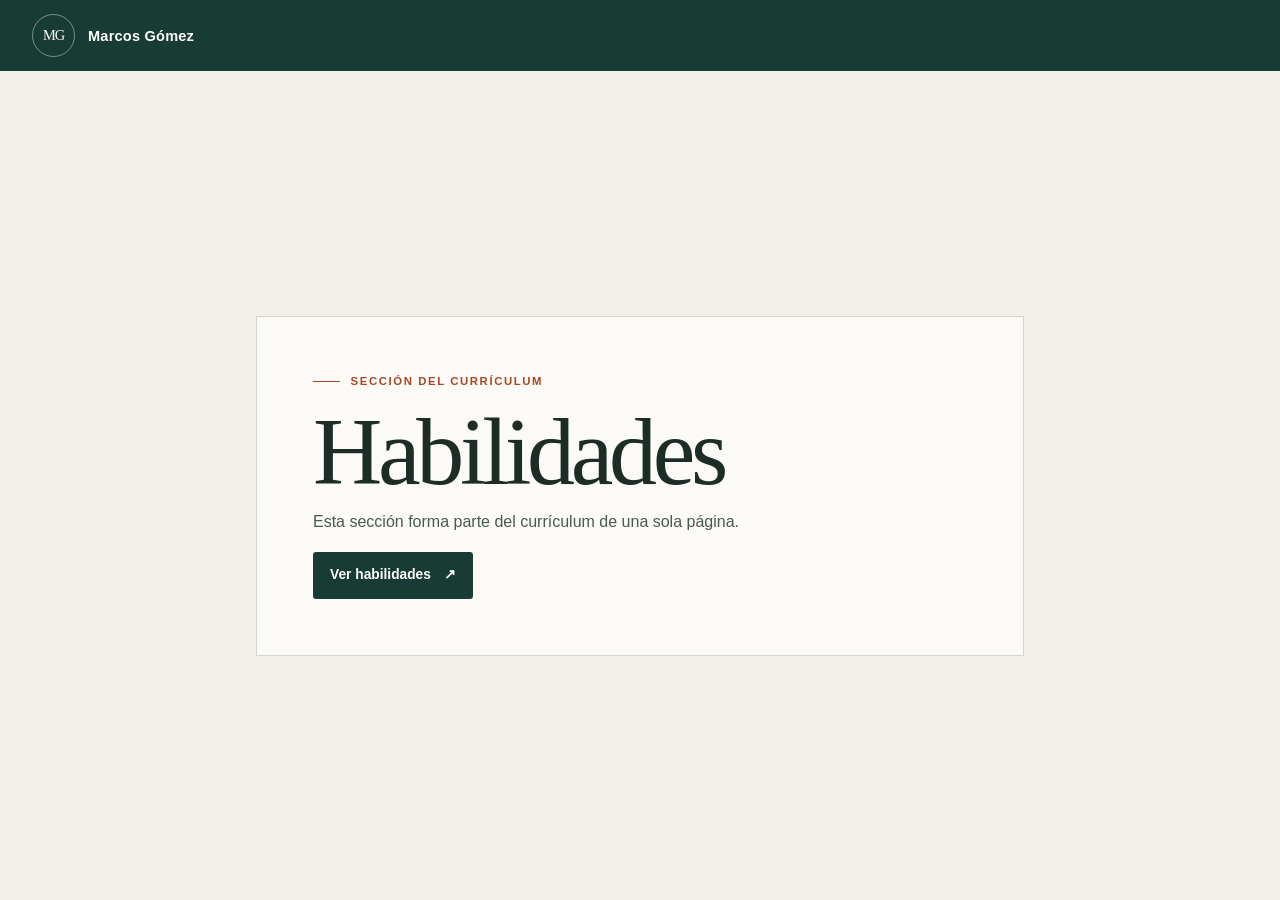
<file: skills.html>
<!DOCTYPE html>
<html lang="es" data-theme="light">
<head>
    <meta charset="utf-8" />
    <meta name="viewport" content="width=device-width, initial-scale=1" />
    <meta http-equiv="Content-Security-Policy" content="default-src 'self'; base-uri 'self'; form-action 'self'; object-src 'none'; script-src 'self'; style-src 'self'; img-src 'self'; font-src 'self'; upgrade-insecure-requests" />
    <meta name="referrer" content="no-referrer" />
    <meta name="description" content="Habilidades de Marcos Gómez. Consulta la sección en su currículum web." />
    <title data-es="Habilidades | Marcos Gómez" data-en="Skills | Marcos Gómez">Habilidades | Marcos Gómez</title>
    <link rel="icon" type="image/x-icon" href="assets/img/favicon.ico" />
    <link href="css/portfolio.css" rel="stylesheet" />
    <script src="js/scripts.js" defer></script>
</head>
<body class="legacy-page">
    <a class="skip-link" href="#main-content" data-es="Saltar al contenido" data-en="Skip to content">Saltar al contenido</a>
    <header class="legacy-header">
        <a class="brand-mark" href="index.html"><span class="brand-monogram" aria-hidden="true">MG</span><span class="brand-name">Marcos Gómez</span></a>
    </header>
    <main class="legacy-message" id="main-content">
        <div>
            <p class="eyebrow"><span class="eyebrow-line" aria-hidden="true"></span><span data-es="Sección del currículum" data-en="Résumé section">Sección del currículum</span></p>
            <h1 data-es="Habilidades" data-en="Skills">Habilidades</h1>
            <p data-es="Esta sección forma parte del currículum de una sola página." data-en="This section is part of the one-page résumé.">Esta sección forma parte del currículum de una sola página.</p>
            <a class="button button-primary" href="index.html#habilidades"><span data-es="Ver habilidades" data-en="View skills">Ver habilidades</span><span aria-hidden="true">↗</span></a>
        </div>
    </main>
</body>
</html>
</file>
<file: css/portfolio.css>
:root {
  color-scheme: light;
  --paper: #f2f0e9;
  --surface: #fbfaf6;
  --surface-raised: #fffefa;
  --ink: #1d2c27;
  --muted: #4a5952;
  --quiet: #65736c;
  --green: #183c34;
  --green-deep: #102b25;
  --green-soft: #dfe8df;
  --orange: #a74724;
  --orange-soft: #f2e5dc;
  --line: #d2d7cf;
  --focus: #a64c27;
  --serif: Georgia, "Times New Roman", serif;
  --sans: "Segoe UI", "Helvetica Neue", Arial, sans-serif;
  --nav-width: 17rem;
  --content-width: 76rem;
}

*,
*::before,
*::after {
  box-sizing: border-box;
}

html {
  scroll-behavior: smooth;
  scroll-padding-top: 2rem;
}

body {
  min-width: 0;
  margin: 0;
  background: var(--paper);
  color: var(--ink);
  font-family: var(--sans);
  font-size: 1rem;
  line-height: 1.65;
  -webkit-font-smoothing: antialiased;
  text-rendering: optimizeLegibility;
}

button,
select {
  color: inherit;
  font: inherit;
}

button,
a,
select {
  -webkit-tap-highlight-color: transparent;
}

a {
  color: inherit;
  text-underline-offset: 0.2em;
}

a:hover {
  color: var(--orange);
}

:focus-visible {
  outline: 3px solid var(--focus);
  outline-offset: 4px;
}

::selection {
  background: var(--green);
  color: #fffefa;
}

.visually-hidden {
  position: absolute !important;
  width: 1px !important;
  height: 1px !important;
  padding: 0 !important;
  overflow: hidden !important;
  clip: rect(0, 0, 0, 0) !important;
  white-space: nowrap !important;
  border: 0 !important;
}

.skip-link {
  position: fixed;
  z-index: 3000;
  top: 0.75rem;
  left: 0.75rem;
  padding: 0.75rem 1rem;
  transform: translateY(-160%);
  border-radius: 0.35rem;
  background: var(--surface-raised);
  color: var(--ink);
  font-weight: 750;
}

.skip-link:focus {
  transform: translateY(0);
}

.reading-progress {
  position: fixed;
  z-index: 2000;
  inset: 0 0 auto;
  width: 100%;
  height: 0.25rem;
  overflow: hidden;
  appearance: none;
  border: 0;
  background: transparent;
  color: var(--orange);
  pointer-events: none;
}

.reading-progress::-webkit-progress-bar {
  background: transparent;
}

.reading-progress::-webkit-progress-value {
  background: var(--orange);
  transition: width 100ms linear;
}

.reading-progress::-moz-progress-bar {
  background: var(--orange);
}

.site-nav {
  position: fixed;
  z-index: 1100;
  inset: 0 auto 0 0;
  display: flex;
  width: var(--nav-width);
  flex-direction: column;
  align-items: stretch;
  padding: 2.4rem 1.35rem 1.4rem;
  background: var(--green);
  color: #f5f4ed;
}

.brand-mark {
  display: flex;
  align-items: center;
  gap: 0.8rem;
  min-height: 3.25rem;
  margin: 0 0 3.1rem;
  color: #fffefa;
  text-decoration: none;
}

.brand-mark:hover {
  color: #fffefa;
}

.brand-monogram {
  display: grid;
  width: 2.7rem;
  height: 2.7rem;
  flex: 0 0 auto;
  place-items: center;
  border: 1px solid rgba(255, 255, 255, 0.42);
  border-radius: 50%;
  color: #fffefa;
  font-family: var(--serif);
  font-size: 0.9rem;
  letter-spacing: -0.07em;
}

.brand-name {
  font-size: 0.91rem;
  font-weight: 700;
  letter-spacing: 0.015em;
}

.navbar-toggler {
  display: none;
}

.nav-collapse {
  display: block;
}

.nav-list {
  display: grid;
  gap: 0.25rem;
  margin: 0;
  padding: 0;
  list-style: none;
}

.nav-link {
  display: flex;
  min-height: 2.8rem;
  align-items: center;
  gap: 0.9rem;
  padding: 0.48rem 0.65rem;
  border-left: 2px solid transparent;
  color: #d9e3dc;
  font-size: 0.86rem;
  font-weight: 550;
  text-decoration: none;
  transition: border-color 160ms ease, background-color 160ms ease, color 160ms ease;
}

.nav-link:hover,
.nav-link:focus-visible,
.nav-link[aria-current="location"] {
  border-left-color: #e6a079;
  background: rgba(255, 255, 255, 0.08);
  color: #fffefa;
}

.nav-index {
  color: #b5c6bc;
  font-size: 0.67rem;
  font-variant-numeric: tabular-nums;
  letter-spacing: 0.08em;
}

.nav-note {
  display: flex;
  align-items: center;
  gap: 0.6rem;
  margin: auto 0 0;
  padding: 1.1rem 0.65rem 0;
  border-top: 1px solid rgba(255, 255, 255, 0.19);
  color: #d9e3dc;
  font-size: 0.73rem;
  letter-spacing: 0.09em;
  text-transform: uppercase;
}

.status-dot {
  width: 0.45rem;
  height: 0.45rem;
  flex: 0 0 auto;
  border-radius: 50%;
  background: #e6a079;
}

.page-controls {
  position: fixed;
  z-index: 1200;
  top: 1.2rem;
  right: max(1.5rem, calc((100vw - var(--nav-width) - var(--content-width)) / 2));
  display: flex;
  align-items: center;
  gap: 0.5rem;
}

.control-select,
.control-btn {
  min-height: 2.8rem;
  border: 1px solid var(--line);
  background: var(--surface-raised);
  color: var(--ink);
}

.control-select {
  min-width: 7.3rem;
  padding: 0 0.8rem;
  border-radius: 2rem;
  font-size: 0.82rem;
  font-weight: 650;
}

.control-btn {
  display: inline-grid;
  width: 2.8rem;
  place-items: center;
  border-radius: 50%;
  cursor: pointer;
  font-size: 1.2rem;
}

.control-select:hover,
.control-btn:hover {
  border-color: var(--green);
  background: var(--green);
  color: #fffefa;
}

main {
  margin-left: var(--nav-width);
}

.cv-section {
  position: relative;
  display: flex;
  min-height: 84vh;
  align-items: center;
  padding: 7rem clamp(2.5rem, 7vw, 7rem);
  scroll-margin-top: 1rem;
}

.section-inner {
  width: min(100%, var(--content-width));
  margin-inline: auto;
}

.hero-section {
  min-height: min(100vh, 68rem);
  padding-top: 6rem;
  padding-bottom: 5rem;
  background:
    linear-gradient(90deg, transparent calc(100% - 1px), rgba(29, 44, 39, 0.055) calc(100% - 1px)),
    var(--paper);
  background-size: 25% 100%;
}

.hero-layout {
  position: relative;
  display: grid;
  grid-template-columns: minmax(0, 1fr);
  align-items: center;
}

.hero-copy {
  position: relative;
  z-index: 2;
  max-width: 60rem;
  padding-top: 2.3rem;
}

.eyebrow {
  display: flex;
  align-items: center;
  gap: 0.65rem;
  margin: 0 0 1.4rem;
  color: var(--orange);
  font-size: 0.71rem;
  font-weight: 800;
  letter-spacing: 0.14em;
  line-height: 1.5;
  text-transform: uppercase;
}

.eyebrow-line {
  width: 1.7rem;
  height: 1px;
  flex: 0 0 auto;
  background: currentColor;
}

.hero-index {
  margin: 0 0 0.35rem;
  color: var(--quiet);
  font-size: 0.72rem;
  font-variant-numeric: tabular-nums;
  letter-spacing: 0.12em;
}

h1,
h2,
h3,
p {
  margin-top: 0;
}

h1,
h2,
h3 {
  color: var(--ink);
  font-family: var(--serif);
  font-weight: 500;
  letter-spacing: -0.045em;
}

h1 {
  margin-bottom: 1.1rem;
  font-size: clamp(4.5rem, 9.2vw, 8.8rem);
  line-height: 0.83;
}

h1 span {
  color: var(--orange);
  font-style: italic;
  font-weight: 400;
}

.hero-role {
  margin: 1.65rem 0 0.8rem;
  color: var(--green);
  font-size: clamp(1rem, 1.7vw, 1.24rem);
  font-weight: 750;
  letter-spacing: 0.025em;
}

.hero-summary {
  max-width: 44rem;
  margin-bottom: 1.55rem;
  color: var(--muted);
  font-size: clamp(1.03rem, 1.4vw, 1.17rem);
  line-height: 1.8;
}

.hero-meta {
  display: flex;
  flex-wrap: wrap;
  gap: 0.8rem 2rem;
  padding: 1rem 0;
  border-top: 1px solid var(--line);
  border-bottom: 1px solid var(--line);
}

.hero-meta > span {
  display: grid;
  gap: 0.12rem;
  color: var(--ink);
  font-size: 0.88rem;
  font-weight: 650;
}

.meta-label {
  color: var(--quiet);
  font-size: 0.66rem;
  font-weight: 800;
  letter-spacing: 0.12em;
  text-transform: uppercase;
}

.hero-actions {
  display: flex;
  flex-wrap: wrap;
  gap: 0.7rem;
  margin-top: 1.5rem;
}

.button {
  display: inline-flex;
  min-height: 2.9rem;
  align-items: center;
  justify-content: center;
  gap: 0.8rem;
  padding: 0.7rem 1rem;
  border: 1px solid transparent;
  border-radius: 0.2rem;
  font-size: 0.86rem;
  font-weight: 750;
  text-decoration: none;
  cursor: pointer;
  transition: background-color 160ms ease, border-color 160ms ease, color 160ms ease, transform 160ms ease;
}

.button:hover {
  transform: translateY(-2px);
}

.button-primary {
  background: var(--green);
  color: #fffefa;
}

.button-primary:hover,
.button-primary:focus-visible {
  background: var(--green-deep);
  color: #fffefa;
}

.button-secondary {
  border-color: #aeb8af;
  background: transparent;
  color: var(--ink);
}

.button-secondary:hover {
  border-color: var(--green);
  background: var(--green-soft);
  color: var(--ink);
}

.print-note {
  margin: 0.55rem 0 0;
  color: var(--quiet);
  font-size: 0.74rem;
}

.hero-side-note {
  position: absolute;
  top: 50%;
  right: -2.35rem;
  color: var(--quiet);
  font-size: 0.6rem;
  letter-spacing: 0.16em;
  writing-mode: vertical-rl;
}

.scroll-cue {
  position: absolute;
  bottom: 1.6rem;
  left: clamp(2.5rem, 7vw, 7rem);
  display: flex;
  align-items: center;
  gap: 0.6rem;
  color: var(--quiet);
  font-size: 0.7rem;
  letter-spacing: 0.1em;
  text-decoration: none;
  text-transform: uppercase;
}

.scroll-cue:hover {
  color: var(--orange);
}

.scroll-cue-line {
  width: 2rem;
  height: 1px;
  background: currentColor;
}

.about-section,
.education-section,
.projects-section {
  background: var(--surface);
}

.section-heading {
  max-width: 46rem;
  margin-bottom: 2.6rem;
}

.section-heading .eyebrow {
  margin-bottom: 0.8rem;
}

h2 {
  margin-bottom: 0.7rem;
  font-size: clamp(2.8rem, 6.1vw, 5.5rem);
  line-height: 0.98;
}

.section-intro {
  max-width: 43rem;
  margin: 1rem 0 0;
  color: var(--muted);
  font-size: 1.08rem;
}

.about-grid {
  display: grid;
  grid-template-columns: minmax(0, 0.9fr) minmax(0, 1.1fr);
  gap: clamp(2rem, 8vw, 8rem);
}

.about-statement {
  max-width: 13ch;
  margin: 0;
  color: var(--green);
  font-family: var(--serif);
  font-size: clamp(2rem, 3.7vw, 3.25rem);
  letter-spacing: -0.04em;
  line-height: 1.15;
}

.about-copy {
  max-width: 40rem;
  color: var(--muted);
  line-height: 1.85;
}

.editable-note {
  display: flex;
  align-items: flex-start;
  gap: 0.85rem;
  margin-top: 1.5rem;
  padding: 0.95rem 1rem;
  border-left: 2px solid var(--orange);
  background: var(--paper);
  color: var(--muted);
  font-size: 0.88rem;
}

.editable-note p {
  margin: 0;
}

.editable-note strong {
  color: var(--ink);
}

.note-index {
  color: var(--orange);
  font-family: var(--serif);
  font-size: 1.35rem;
  line-height: 1;
}

.interest-strip {
  display: flex;
  flex-wrap: wrap;
  align-items: center;
  gap: 0.6rem;
  margin-top: 2.5rem;
  padding-top: 1rem;
  border-top: 1px solid var(--line);
}

.interest-strip > span {
  padding: 0.35rem 0.7rem;
  border: 1px solid var(--line);
  border-radius: 999px;
  color: var(--muted);
  font-size: 0.78rem;
}

.interest-strip > span:first-child {
  padding-left: 0;
  border: 0;
  color: var(--quiet);
  font-weight: 800;
  letter-spacing: 0.08em;
  text-transform: uppercase;
}

.experience-section,
.skills-section {
  background: #e9eee7;
}

.timeline {
  position: relative;
  display: grid;
  gap: 1.5rem;
  margin: 0;
  padding: 0;
  list-style: none;
}

.timeline::before {
  position: absolute;
  top: 0.7rem;
  bottom: 0.7rem;
  left: 0.38rem;
  width: 1px;
  background: #aebbb0;
  content: "";
}

.timeline-item {
  position: relative;
  padding-left: 2.3rem;
}

.timeline-marker {
  position: absolute;
  z-index: 1;
  top: 0.72rem;
  left: 0;
  width: 0.8rem;
  height: 0.8rem;
  border: 2px solid var(--orange);
  border-radius: 50%;
  background: var(--paper);
}

.experience-card {
  padding: clamp(1.3rem, 3vw, 2rem);
  border: 1px solid #d2dbd1;
  background: var(--surface-raised);
}

.experience-topline {
  display: flex;
  align-items: center;
  justify-content: space-between;
  gap: 1rem;
  margin-bottom: 0.9rem;
}

.entry-period {
  color: var(--orange);
  font-size: 0.74rem;
  font-variant-numeric: tabular-nums;
  font-weight: 800;
  letter-spacing: 0.1em;
}

.entry-count,
.skill-card-index {
  color: #7a8980;
  font-size: 0.73rem;
  font-variant-numeric: tabular-nums;
  letter-spacing: 0.1em;
}

h3 {
  margin-bottom: 0.3rem;
  font-size: clamp(1.45rem, 2.7vw, 2.05rem);
  line-height: 1.15;
}

.entry-company {
  margin: 0.35rem 0 0.8rem;
  color: var(--green);
  font-size: 0.88rem;
  font-weight: 750;
}

.experience-card > p:not(.entry-company):not(.achievement-placeholder) {
  max-width: 56rem;
  margin-bottom: 0.9rem;
  color: var(--muted);
}

.tag-list {
  display: flex;
  flex-wrap: wrap;
  gap: 0.45rem;
  margin: 0;
  padding: 0;
  list-style: none;
}

.tag-list li {
  display: inline-flex;
  min-height: 2rem;
  align-items: center;
  padding: 0.3rem 0.65rem;
  border: 1px solid var(--line);
  border-radius: 999px;
  background: var(--surface-raised);
  color: var(--green);
  font-size: 0.72rem;
  font-weight: 700;
}

.achievement-placeholder {
  display: grid;
  gap: 0.15rem;
  margin: 1rem 0 0;
  padding-top: 0.8rem;
  border-top: 1px solid var(--line);
  color: var(--muted);
  font-size: 0.78rem;
}

.achievement-placeholder strong {
  color: var(--ink);
  font-size: 0.72rem;
  letter-spacing: 0.07em;
  text-transform: uppercase;
}

.education-list {
  border-top: 1px solid var(--line);
}

.education-entry {
  display: grid;
  grid-template-columns: 3.4rem minmax(0, 1fr);
  gap: 1rem;
  padding: 1.6rem 0;
  border-bottom: 1px solid var(--line);
}

.education-number {
  color: var(--orange);
  font-family: var(--serif);
  font-size: 1.1rem;
}

.education-entry .entry-period {
  margin-bottom: 0.55rem;
}

.education-entry h3 {
  max-width: 45rem;
}

.education-entry p:last-child {
  max-width: 48rem;
  margin: 0;
  color: var(--muted);
}

.education-note {
  max-width: 44rem;
}

.skills-grid {
  display: grid;
  grid-template-columns: repeat(2, minmax(0, 1fr));
  gap: 1rem;
}

.skill-card {
  min-height: 12rem;
  padding: 1.3rem;
  border: 1px solid #d2dbd1;
  background: var(--surface-raised);
}

.skill-card h3 {
  margin: 1rem 0 1rem;
  font-size: 1.45rem;
}

.skill-card .tag-list li {
  background: var(--paper);
}

.skills-section > .section-inner > .editable-note {
  max-width: 44rem;
}

.languages-section {
  background: var(--paper);
}

.languages-layout {
  display: grid;
  grid-template-columns: minmax(14rem, 0.72fr) minmax(0, 1fr);
  align-items: start;
  gap: clamp(2rem, 6vw, 6rem);
}

.language-list {
  border-top: 1px solid var(--line);
}

.language-entry {
  position: relative;
  display: grid;
  grid-template-columns: minmax(0, 1fr) auto;
  gap: 0.35rem 1rem;
  padding: 1.35rem 0;
  border-bottom: 1px solid var(--line);
}

.language-code {
  grid-row: span 2;
  align-self: center;
  color: var(--orange);
  font-family: var(--serif);
  font-size: 1.5rem;
  font-style: italic;
}

.language-entry h3 {
  grid-column: 2;
  margin: 0;
}

.language-entry p {
  display: flex;
  justify-content: space-between;
  gap: 1rem;
  grid-column: 2;
  margin: 0;
  color: var(--muted);
  font-size: 0.82rem;
}

.language-level {
  color: var(--quiet);
  font-weight: 700;
  text-align: right;
}

.project-grid {
  display: grid;
  grid-template-columns: repeat(2, minmax(0, 1fr));
  gap: 1rem;
}

.project-card {
  display: flex;
  min-height: 16rem;
  flex-direction: column;
  align-items: flex-start;
  padding: 1.45rem;
  border: 1px solid var(--line);
  background: var(--surface-raised);
  transition: border-color 180ms ease, transform 180ms ease;
}

.project-card:hover {
  transform: translateY(-3px);
  border-color: var(--orange);
}

.project-index {
  margin-bottom: 1.35rem;
  color: var(--orange);
  font-size: 0.74rem;
  font-variant-numeric: tabular-nums;
  font-weight: 800;
  letter-spacing: 0.09em;
}

.project-index span {
  color: var(--quiet);
}

.project-card h3 {
  margin-bottom: 0.6rem;
}

.project-card > p:not(.project-index) {
  max-width: 35rem;
  margin-bottom: 1rem;
  color: var(--muted);
}

.project-card .tag-list {
  margin-top: auto;
}

.project-card-wide {
  min-height: 11rem;
  grid-column: 1 / -1;
  display: grid;
  grid-template-columns: auto minmax(0, 1fr) auto;
  align-items: center;
  gap: 1.5rem;
  background: var(--green);
  color: #f5f4ed;
}

.project-card-wide h3,
.project-card-wide p {
  color: #f5f4ed !important;
}

.project-card-wide .project-index {
  align-self: start;
}

.text-link {
  display: inline-flex;
  min-height: 2.75rem;
  align-items: center;
  gap: 0.7rem;
  color: #fffefa;
  font-size: 0.84rem;
  font-weight: 700;
  text-decoration-thickness: 1px;
}

.text-link:hover {
  color: #ffd2bc;
}

.contact-section {
  min-height: 75vh;
  background: var(--green);
  color: #f5f4ed;
}

.contact-layout {
  display: grid;
  grid-template-columns: minmax(0, 1.05fr) minmax(18rem, 0.8fr);
  align-items: center;
  column-gap: clamp(2rem, 7vw, 7rem);
}

.contact-copy .eyebrow {
  color: #f1a37e;
}

.contact-copy h2 {
  color: #fffefa;
  font-size: clamp(3rem, 6.8vw, 6rem);
}

.contact-intro {
  max-width: 34rem;
  margin: 1.1rem 0 1.7rem;
  color: #e1e9e2;
  font-size: 1.05rem;
  line-height: 1.8;
}

.button-light {
  background: #fffefa;
  color: var(--green-deep);
}

.button-light:hover,
.button-light:focus-visible {
  background: #f4dccd;
  color: var(--green-deep);
}

.contact-details {
  border-top: 1px solid rgba(255, 255, 255, 0.3);
}

.contact-row {
  display: grid;
  grid-template-columns: minmax(7rem, 0.55fr) minmax(0, 1fr);
  gap: 0.8rem;
  padding: 0.9rem 0;
  border-bottom: 1px solid rgba(255, 255, 255, 0.3);
  color: #fffefa;
  font-size: 0.83rem;
  overflow-wrap: anywhere;
}

.contact-label {
  color: #c4d2c9;
  font-size: 0.68rem;
  font-weight: 800;
  letter-spacing: 0.1em;
  text-transform: uppercase;
}

.contact-row a {
  color: #fffefa;
  font-weight: 700;
  text-decoration-thickness: 1px;
}

.contact-row a:hover {
  color: #ffd2bc;
}

.site-footer {
  display: flex;
  min-height: 4rem;
  align-items: center;
  justify-content: space-between;
  gap: 1rem;
  grid-column: 1 / -1;
  margin-top: 4rem;
  padding-top: 1rem;
  border-top: 1px solid rgba(255, 255, 255, 0.3);
  color: #d5e0d8;
  font-size: 0.72rem;
}

.site-footer > span:first-child {
  color: #fffefa;
  font-family: var(--serif);
  font-size: 1.2rem;
}

.footer-dot {
  color: #f1a37e;
}

.site-footer a {
  min-height: 2.75rem;
  display: inline-flex;
  align-items: center;
  color: #fffefa;
  text-decoration: none;
}

.back-to-top {
  position: fixed;
  z-index: 1050;
  right: 1.25rem;
  bottom: 1.25rem;
  display: grid;
  width: 3rem;
  height: 3rem;
  place-items: center;
  border: 1px solid var(--green);
  border-radius: 50%;
  background: var(--green);
  color: #fffefa;
  cursor: pointer;
  font-size: 1.2rem;
  box-shadow: 0 0.3rem 0.9rem rgba(16, 43, 37, 0.18);
  transition: transform 160ms ease, background-color 160ms ease;
}

.back-to-top:hover {
  transform: translateY(-3px);
  background: var(--orange);
}

.back-to-top[hidden] {
  display: none;
}

.js-ready .reveal:not(.is-visible) {
  opacity: 0;
  transform: translateY(0.7rem);
}

.reveal {
  transition: opacity 450ms ease, transform 450ms ease;
}

.reveal.is-visible {
  opacity: 1;
  transform: none;
}

html[data-theme="dark"] {
  color-scheme: dark;
  --paper: #151d19;
  --surface: #1b2520;
  --surface-raised: #202c26;
  --ink: #f0eee7;
  --muted: #d0d5ce;
  --quiet: #b1bdb4;
  --green: #193d34;
  --green-deep: #102d26;
  --green-soft: #2a3d34;
  --orange: #f09a72;
  --orange-soft: #44332b;
  --line: #3e4c44;
  --focus: #ffce75;
}

html[data-theme="dark"] .experience-section,
html[data-theme="dark"] .skills-section {
  background: #1a241f;
}

html[data-theme="dark"] .hero-role,
html[data-theme="dark"] .about-statement,
html[data-theme="dark"] .entry-company {
  color: #dce8df;
}

html[data-theme="dark"] .experience-card,
html[data-theme="dark"] .skill-card,
html[data-theme="dark"] .project-card {
  border-color: var(--line);
}

html[data-theme="dark"] .tag-list li {
  border-color: var(--line);
  background: #29372f;
  color: #e6eee7;
}

html[data-theme="dark"] .editable-note {
  background: #252f29;
  color: var(--muted);
}

html[data-theme="dark"] .project-card-wide {
  background: #193d34;
}

html[data-theme="dark"] .control-select,
html[data-theme="dark"] .control-btn {
  border-color: var(--line);
  background: var(--surface-raised);
}

@media (max-width: 1100px) {
  :root {
    --nav-width: 14.5rem;
  }

  .site-nav {
    padding-inline: 1rem;
  }

  .cv-section {
    padding-inline: clamp(1.8rem, 5vw, 4rem);
  }

  .hero-side-note {
    display: none;
  }
}

@media (max-width: 760px) {
  html {
    scroll-padding-top: 5rem;
  }

  main {
    margin-left: 0;
    padding-top: 4.35rem;
  }

  .site-nav {
    inset: 0 0 auto;
    width: auto;
    min-height: 4.35rem;
    flex-direction: row;
    align-items: center;
    justify-content: space-between;
    padding: 0.45rem 1rem;
  }

  .brand-mark {
    gap: 0.6rem;
    min-height: 2.8rem;
    margin: 0;
  }

  .brand-monogram {
    width: 2.35rem;
    height: 2.35rem;
  }

  .navbar-toggler {
    display: inline-grid;
    width: 2.85rem;
    height: 2.85rem;
    place-items: center;
    border: 1px solid rgba(255, 255, 255, 0.4);
    border-radius: 0.2rem;
    background: transparent;
    color: #fffefa;
    cursor: pointer;
  }

  .navbar-toggler:focus-visible {
    outline-color: #ffd2bc;
  }

  .navbar-toggler-icon {
    position: relative;
    display: block;
    width: 1.2rem;
    height: 1px;
    background: #fffefa;
  }

  .navbar-toggler-icon::before,
  .navbar-toggler-icon::after {
    position: absolute;
    left: 0;
    width: 1.2rem;
    height: 1px;
    background: #fffefa;
    content: "";
  }

  .navbar-toggler-icon::before {
    top: -0.38rem;
  }

  .navbar-toggler-icon::after {
    top: 0.38rem;
  }

  .nav-collapse {
    position: absolute;
    inset: 100% 0 auto;
    display: none;
    max-height: calc(100dvh - 4.35rem);
    overflow-y: auto;
    padding: 0.7rem 1rem 1rem;
    background: var(--green);
    box-shadow: 0 0.8rem 1.2rem rgba(16, 43, 37, 0.16);
  }

  .nav-collapse.show {
    display: block;
  }

  .nav-list {
    grid-template-columns: repeat(2, minmax(0, 1fr));
    gap: 0.2rem 0.75rem;
  }

  .nav-link {
    min-height: 2.9rem;
    padding-inline: 0.45rem;
    font-size: 0.8rem;
  }

  .nav-note {
    display: none;
  }

  .page-controls {
    top: 5rem;
    right: 1rem;
  }

  .control-select,
  .control-btn {
    min-height: 2.65rem;
    background: var(--surface-raised);
  }

  .control-btn {
    width: 2.65rem;
  }

  .cv-section {
    min-height: auto;
    padding: 5.9rem 1.3rem;
    scroll-margin-top: 4.7rem;
  }

  .hero-section {
    min-height: calc(100svh - 4.35rem);
    padding-top: 7rem;
    padding-bottom: 4.8rem;
    background-size: 33.333% 100%;
  }

  .hero-copy {
    padding-top: 0;
  }

  .hero-copy .eyebrow {
    max-width: 15rem;
    font-size: 0.62rem;
  }

  h1 {
    font-size: clamp(3.65rem, 12vw, 5.4rem);
  }

  .hero-role {
    margin-top: 1.2rem;
    font-size: 0.93rem;
  }

  .hero-summary {
    font-size: 0.95rem;
    line-height: 1.65;
  }

  .hero-meta {
    gap: 0.65rem 1rem;
  }

  .hero-meta > span {
    font-size: 0.76rem;
  }

  .scroll-cue {
    bottom: 1.3rem;
    left: 1.3rem;
  }

  .about-grid,
  .languages-layout {
    grid-template-columns: 1fr;
    gap: 1.7rem;
  }

  .about-statement {
    max-width: 20ch;
    font-size: clamp(2.2rem, 8vw, 3.1rem);
  }

  .section-heading {
    margin-bottom: 2rem;
  }

  .project-card-wide {
    grid-template-columns: 1fr;
    align-items: start;
    gap: 0.4rem;
  }

  .project-card-wide .project-index {
    margin-bottom: 0.65rem;
  }

  .site-footer {
    flex-wrap: wrap;
    margin-top: 2.8rem;
  }

  .site-footer > span:nth-child(2) {
    order: 3;
    width: 100%;
  }
}

@media (max-width: 520px) {
  .hero-section {
    padding-top: 7rem;
  }

  .hero-copy .eyebrow {
    max-width: none;
  }

  h1 {
    font-size: clamp(4.2rem, 17vw, 6rem);
  }

  .hero-summary {
    max-width: 33rem;
  }

  .hero-meta {
    display: grid;
    grid-template-columns: 1fr 1fr;
  }

  .hero-actions {
    display: grid;
    grid-template-columns: 1fr;
  }

  .button {
    width: 100%;
    min-height: 3rem;
  }

  .skills-grid,
  .project-grid {
    grid-template-columns: 1fr;
  }

  .project-card,
  .skill-card {
    min-height: auto;
  }

  .project-card-wide {
    grid-column: auto;
  }

  .timeline-item {
    padding-left: 1.7rem;
  }

  .education-entry {
    grid-template-columns: 2rem minmax(0, 1fr);
    gap: 0.6rem;
  }

  .contact-layout {
    grid-template-columns: 1fr;
    row-gap: 2.3rem;
  }

  .contact-copy h2 {
    font-size: clamp(3.25rem, 14vw, 4.8rem);
  }

  .contact-row {
    grid-template-columns: minmax(6.5rem, 0.7fr) minmax(0, 1fr);
    font-size: 0.78rem;
  }

  .back-to-top {
    right: 0.8rem;
    bottom: 0.8rem;
    width: 2.85rem;
    height: 2.85rem;
  }
}

@media (prefers-reduced-motion: reduce) {
  html {
    scroll-behavior: auto;
  }

  *,
  *::before,
  *::after {
    scroll-behavior: auto !important;
    animation-duration: 0.01ms !important;
    animation-iteration-count: 1 !important;
    transition-duration: 0.01ms !important;
  }

  .js-ready .reveal:not(.is-visible) {
    opacity: 1;
    transform: none;
  }
}

@media print {
  :root,
  html[data-theme="dark"] {
    color-scheme: light;
    --paper: #fff;
    --surface: #fff;
    --surface-raised: #fff;
    --ink: #111;
    --muted: #333;
    --quiet: #444;
    --green: #183c34;
    --orange: #91452a;
    --line: #bbb;
  }

  @page {
    margin: 1.5cm;
  }

  body {
    min-width: 0;
    background: #fff;
    color: #111;
    font-size: 10pt;
  }

  .reading-progress,
  .skip-link,
  .site-nav,
  .page-controls,
  .scroll-cue,
  .back-to-top,
  .hero-side-note,
  #printCv,
  .print-note,
  .site-footer a {
    display: none !important;
  }

  main {
    margin: 0;
  }

  .cv-section,
  .hero-section {
    display: block;
    min-height: 0;
    padding: 1.1rem 0;
    break-inside: auto;
    background: #fff !important;
  }

  .section-inner {
    width: 100%;
  }

  .hero-layout,
  .about-grid,
  .languages-layout,
  .contact-layout {
    grid-template-columns: 1fr;
    gap: 1rem;
  }

  h1 {
    font-size: 36pt;
  }

  h2 {
    font-size: 25pt;
  }

  h3 {
    font-size: 15pt;
  }

  .hero-summary,
  .about-copy,
  .section-intro,
  .contact-intro,
  .experience-card > p:not(.entry-company):not(.achievement-placeholder),
  .education-entry p:last-child,
  .project-card > p:not(.project-index) {
    color: #222 !important;
  }

  .experience-card,
  .skill-card,
  .project-card,
  .resume-entry,
  .education-entry,
  .language-entry {
    break-inside: avoid;
    box-shadow: none;
  }

  .contact-section,
  .project-card-wide {
    print-color-adjust: exact;
    -webkit-print-color-adjust: exact;
  }

  .js-ready .reveal:not(.is-visible) {
    opacity: 1;
    transform: none;
  }
}

.legacy-page {
  display: flex;
  min-height: 100vh;
  flex-direction: column;
}

.legacy-page > main {
  margin: 0;
  padding: 0;
}

.legacy-header {
  padding: 0.6rem 1.5rem;
  background: var(--green);
}

.legacy-header .brand-mark {
  width: min(100%, var(--content-width));
  margin: 0 auto;
}

.legacy-message {
  display: grid;
  width: 100%;
  flex: 1;
  place-items: center;
  margin: 0;
  padding: clamp(1.25rem, 5vw, 4rem);
}

.legacy-message > div {
  width: min(100%, 48rem);
  padding: clamp(1.5rem, 5vw, 3.5rem);
  border: 1px solid var(--line);
  background: var(--surface);
}

.legacy-message h1 {
  font-size: clamp(3rem, 8vw, 6rem);
}

.legacy-message p:not(.eyebrow) {
  max-width: 38rem;
  color: var(--muted);
}

@media (max-width: 520px) {
  .legacy-header {
    padding-inline: 1rem;
  }
}
</file>
